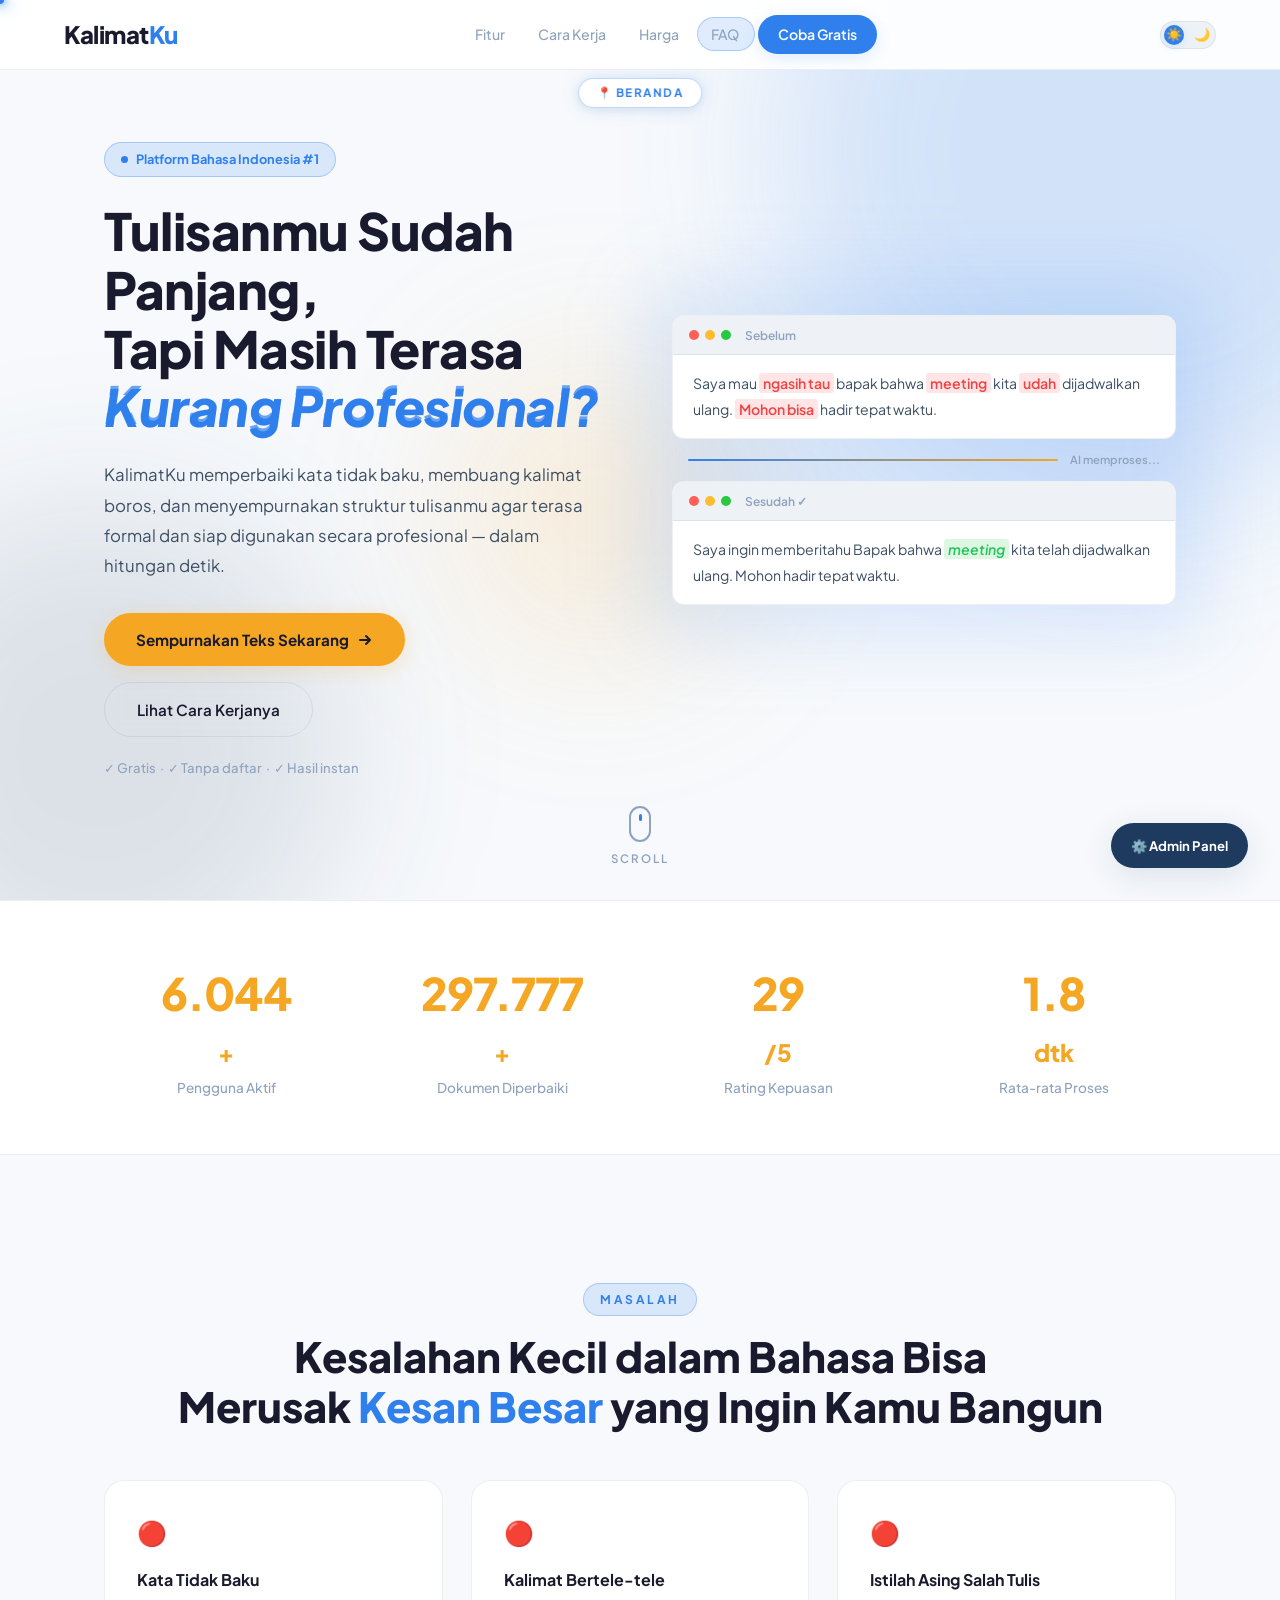
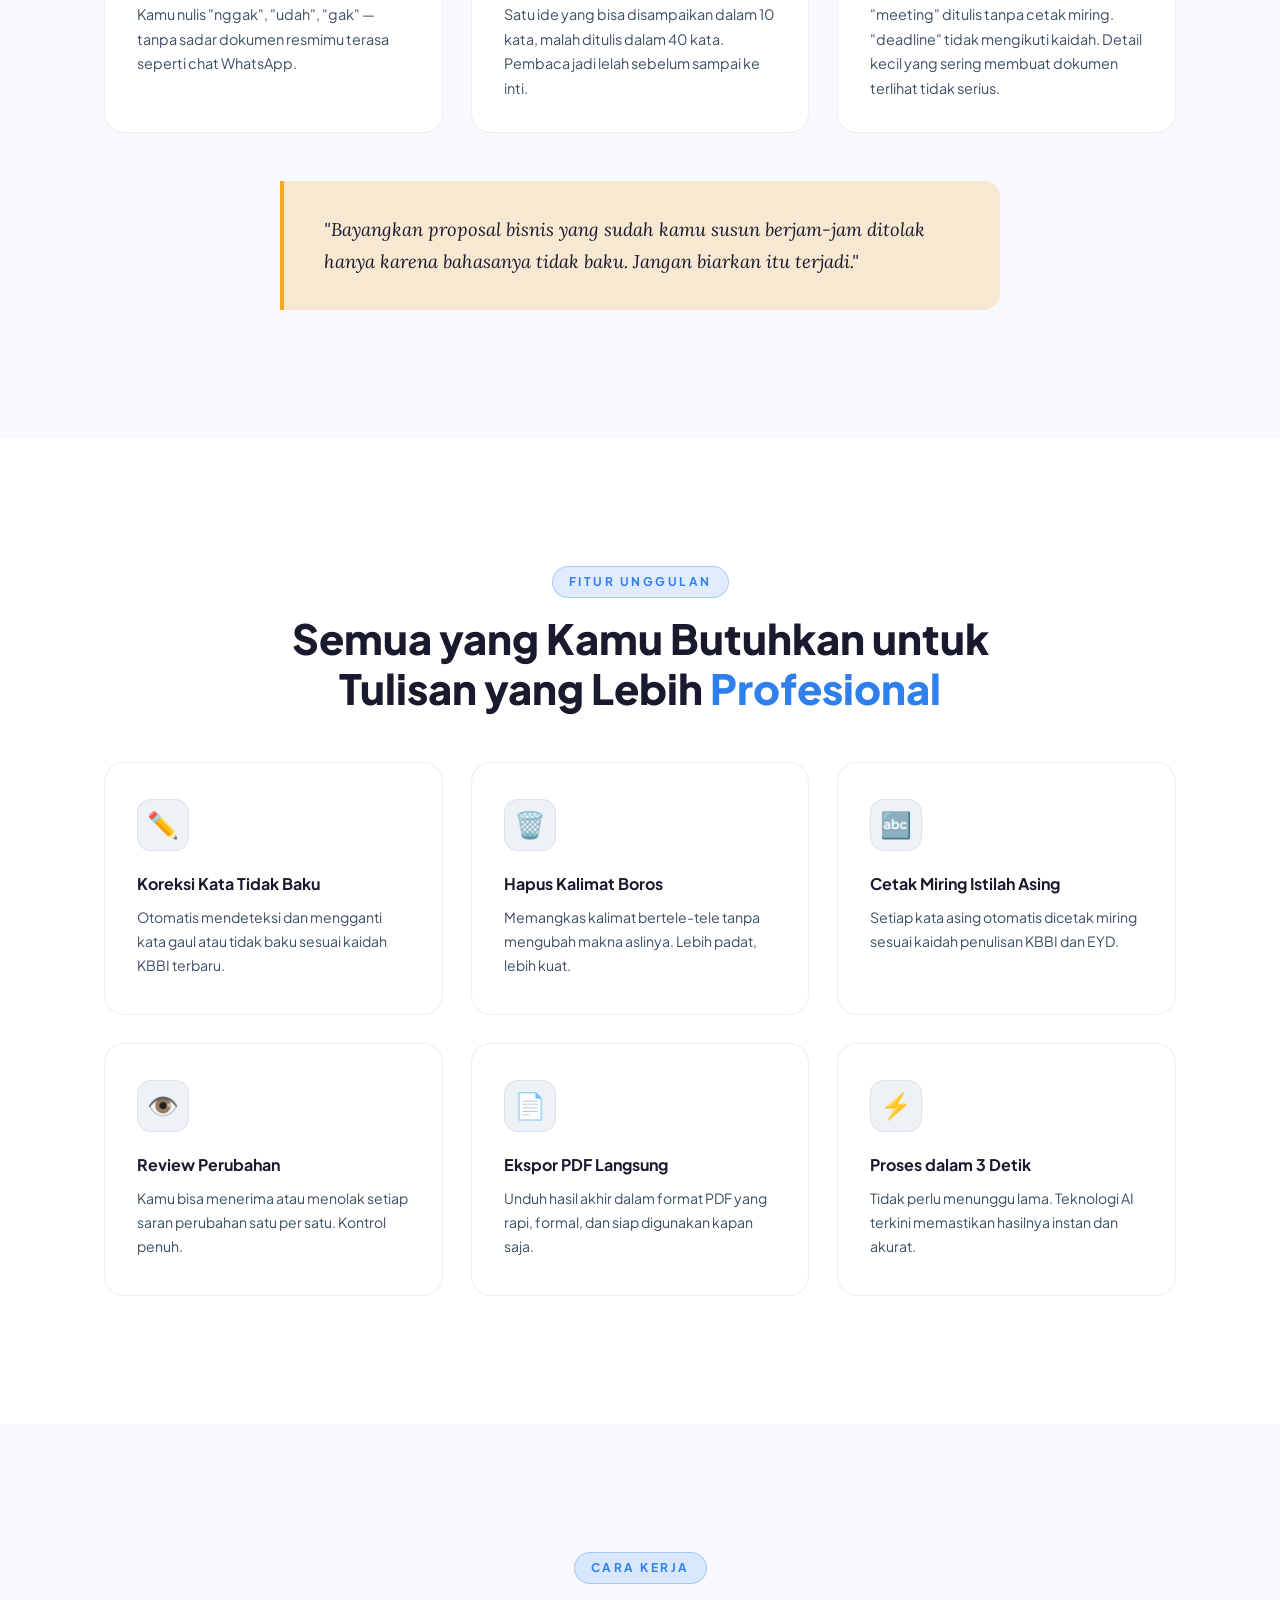
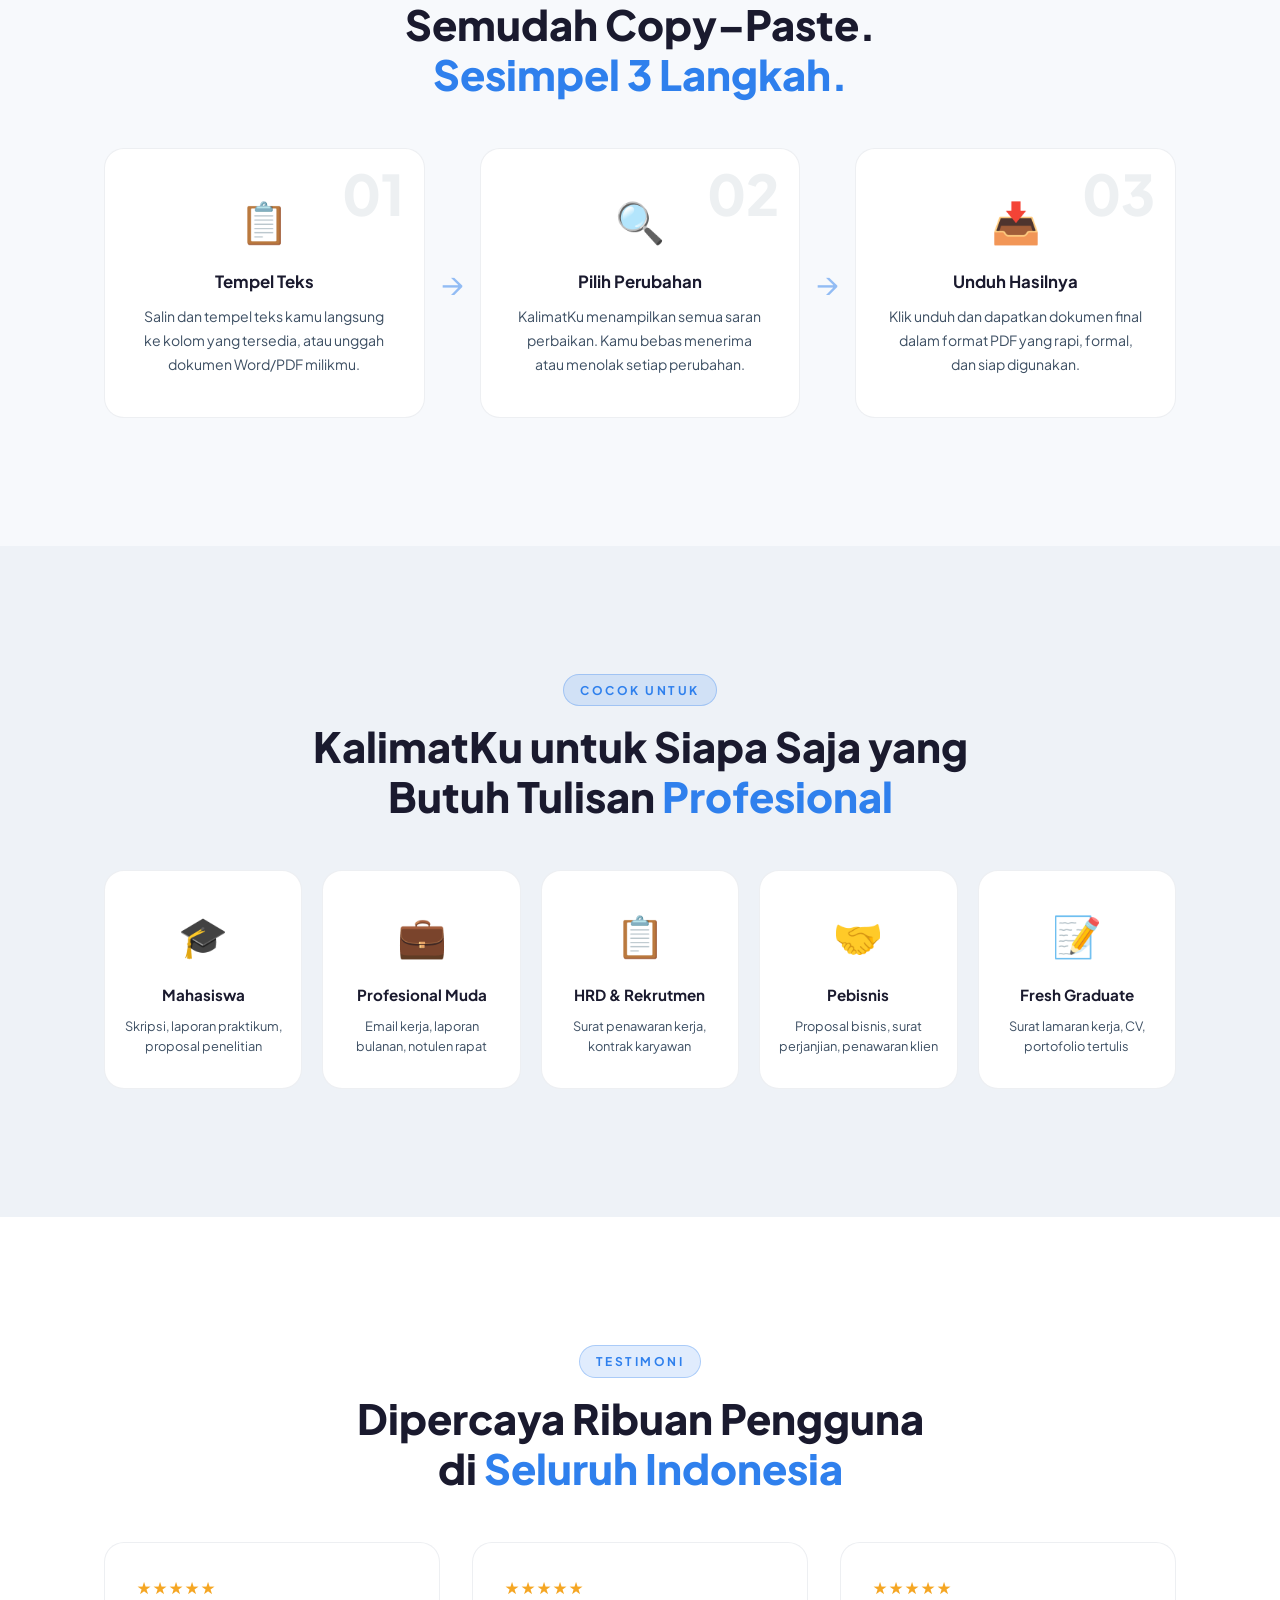
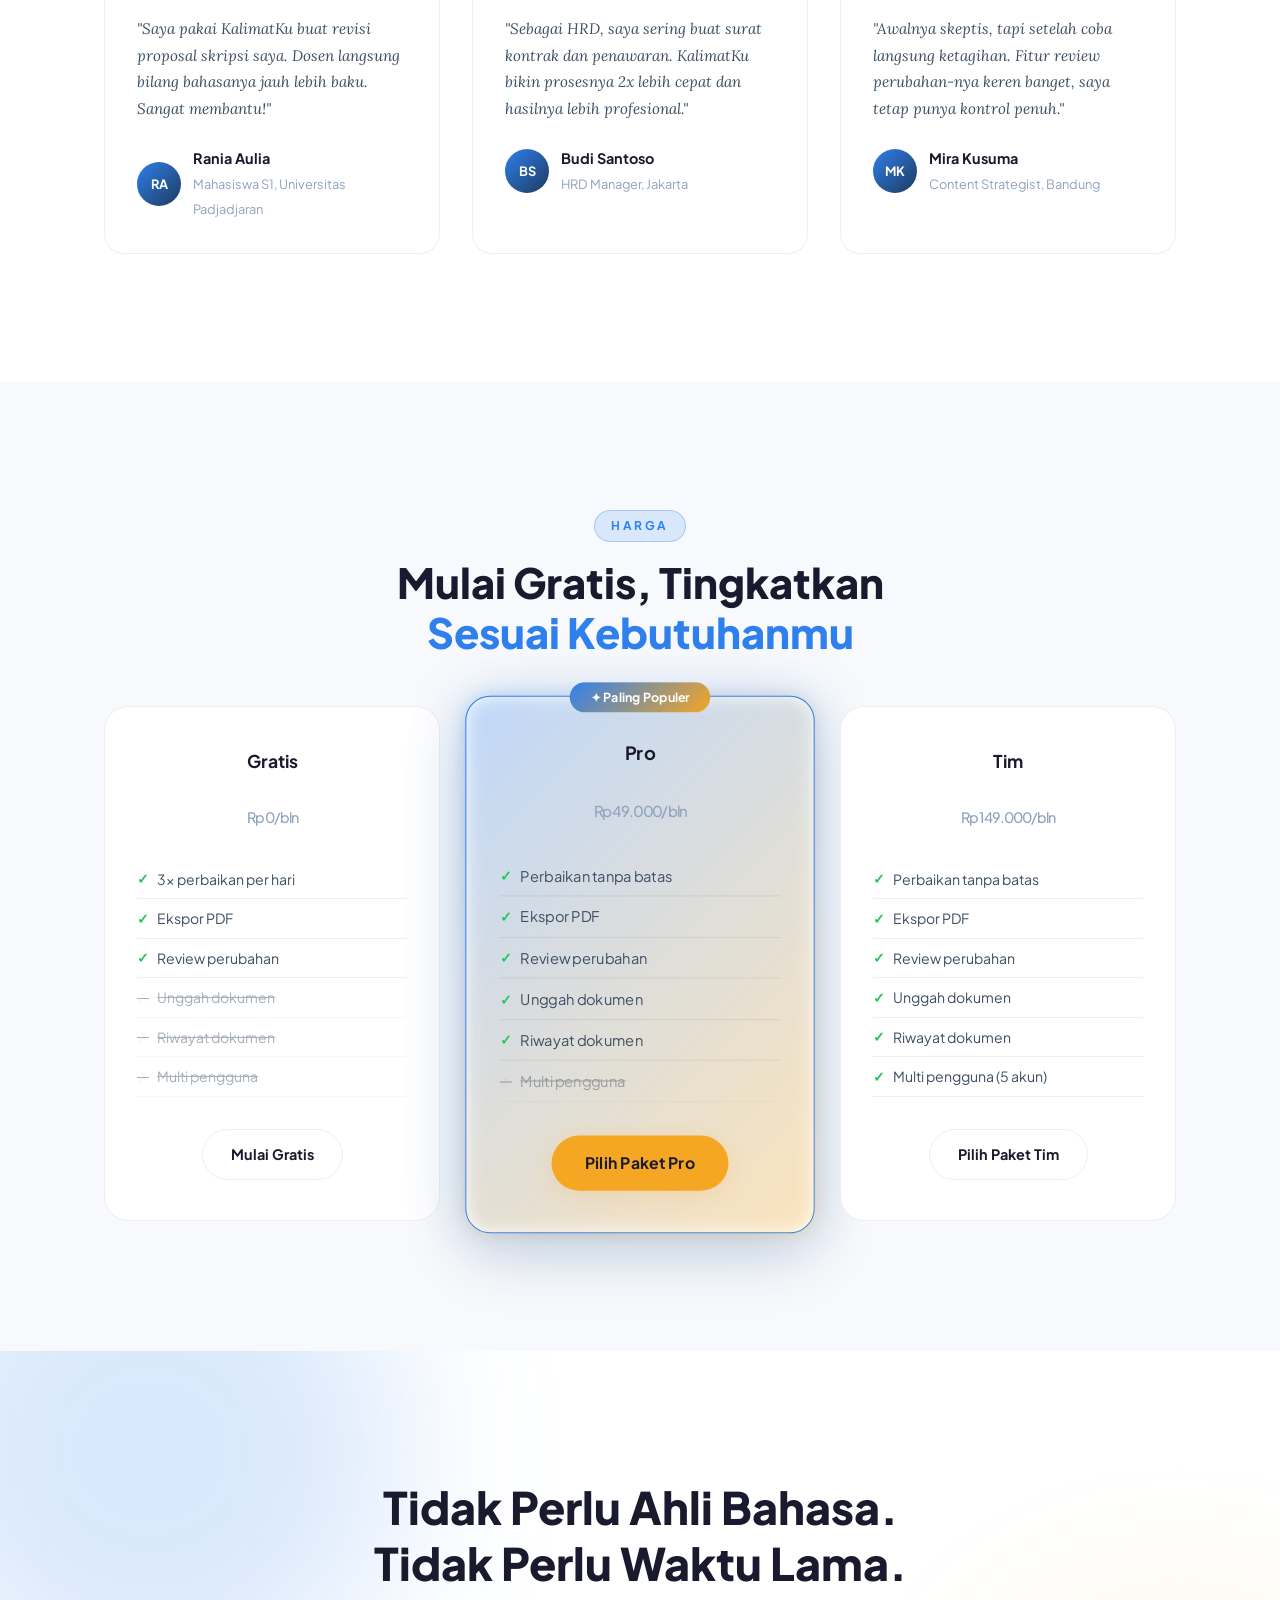
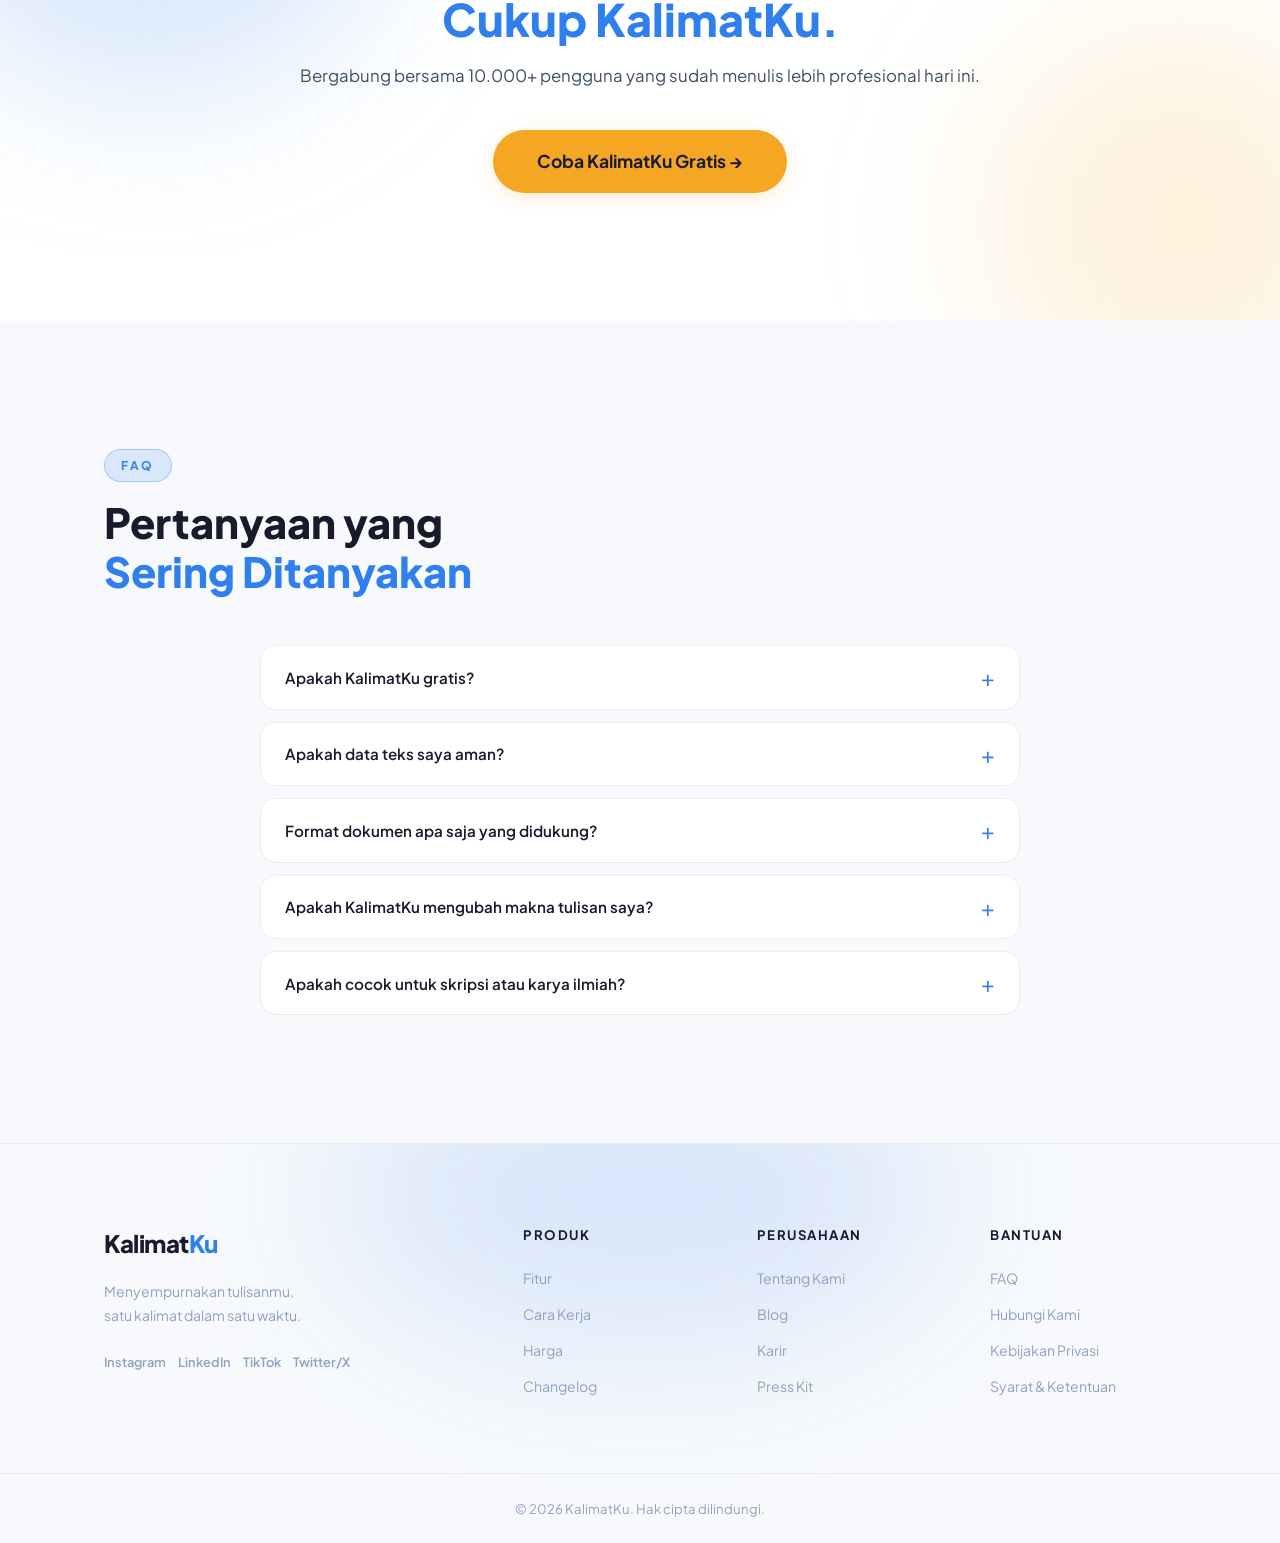
<file: index.html>
<!doctype html>
<html lang="id" data-theme="light">
  <head>
    <meta charset="UTF-8" />
    <meta name="viewport" content="width=device-width, initial-scale=1.0" />
    <title>KalimatKu — Penyempurna Teks Bahasa Indonesia</title>
    <link rel="preconnect" href="https://fonts.googleapis.com" />
    <link rel="preconnect" href="https://fonts.gstatic.com" crossorigin />
    <link
      href="https://fonts.googleapis.com/css2?family=Plus+Jakarta+Sans:wght@400;500;600;700;800&family=Lora:ital,wght@0,400;0,600;1,400&display=swap"
      rel="stylesheet"
    />
    <link rel="stylesheet" href="style.css" />
  </head>
  <body>
    <div class="cursor-dot" id="cursorDot"></div>
    <div class="cursor-ring" id="cursorRing"></div>
    <canvas id="particleCanvas"></canvas>

    <!-- NAVBAR -->
    <nav id="navbar">
      <a href="#" class="nav-logo">Kalimat<span>Ku</span></a>
      <ul class="nav-links" id="navLinks">
        <li><a href="#fitur">Fitur</a></li>
        <li><a href="#cara-kerja">Cara Kerja</a></li>
        <li><a href="#harga">Harga</a></li>
        <li><a href="#faq">FAQ</a></li>
        <li><a href="#" class="nav-cta" id="navCta">Coba Gratis</a></li>
      </ul>
      <div class="nav-right">
        <button class="theme-toggle" id="themeToggle" aria-label="Toggle theme">
          <span class="theme-icon sun">☀️</span>
          <span class="theme-icon moon">🌙</span>
          <div class="toggle-thumb"></div>
        </button>
        <button class="hamburger" id="hamburger" aria-label="Toggle menu">
          <span></span><span></span><span></span>
        </button>
      </div>
    </nav>

    <!-- HERO -->
    <section class="hero" id="home">
      <div class="hero-bg">
        <div class="parallax-layer" data-speed="0.3">
          <div class="orb orb-1"></div>
        </div>
        <div class="parallax-layer" data-speed="0.5">
          <div class="orb orb-2"></div>
        </div>
        <div class="parallax-layer" data-speed="0.2">
          <div class="orb orb-3"></div>
        </div>
      </div>
      <div class="container hero-content">
        <div class="hero-text animate-up">
          <div class="hero-badge">
            <span class="badge-dot"></span
            ><span id="heroBadge">Platform Bahasa Indonesia #1</span>
          </div>
          <h1 id="heroTitle">
            Tulisanmu Sudah Panjang,<br />Tapi Masih Terasa<br /><em
              class="glitch"
              id="heroGlitch"
              data-text="Kurang Profesional?"
              >Kurang Profesional?</em
            >
          </h1>
          <p class="hero-sub" id="heroSub">
            KalimatKu memperbaiki kata tidak baku, membuang kalimat boros, dan
            menyempurnakan struktur tulisanmu agar terasa formal dan siap
            digunakan secara profesional — dalam hitungan detik.
          </p>
          <div class="hero-actions">
            <a href="#" class="btn-primary" id="heroCta1"
              ><span id="heroCta1Text">Sempurnakan Teks Sekarang</span
              ><svg width="16" height="16" viewBox="0 0 16 16" fill="none">
                <path
                  d="M3 8h10M9 4l4 4-4 4"
                  stroke="currentColor"
                  stroke-width="2"
                  stroke-linecap="round"
                  stroke-linejoin="round"
                /></svg
            ></a>
            <a href="#cara-kerja" class="btn-ghost"
              ><span id="heroCta2Text">Lihat Cara Kerjanya</span></a
            >
          </div>
          <p class="hero-note" id="heroNote">
            ✓ Gratis &nbsp;·&nbsp; ✓ Tanpa daftar &nbsp;·&nbsp; ✓ Hasil instan
          </p>
        </div>
        <div class="hero-mockup animate-up delay-2">
          <div class="mockup-wrapper">
            <div class="mockup-glow"></div>
            <div class="mockup-card">
              <div class="mockup-header">
                <span class="dot red"></span><span class="dot yellow"></span
                ><span class="dot green"></span
                ><span class="mockup-title">Sebelum</span>
              </div>
              <div class="mockup-body">
                <p>
                  Saya mau <mark class="bad">ngasih tau</mark> bapak bahwa
                  <mark class="bad">meeting</mark> kita
                  <mark class="bad">udah</mark> dijadwalkan ulang.
                  <mark class="bad">Mohon bisa</mark> hadir tepat waktu.
                </p>
              </div>
            </div>
            <div class="mockup-arrow">
              <div class="arrow-line"></div>
              <span>AI memproses...</span>
            </div>
            <div class="mockup-card after">
              <div class="mockup-header">
                <span class="dot red"></span><span class="dot yellow"></span
                ><span class="dot green"></span
                ><span class="mockup-title">Sesudah ✓</span>
              </div>
              <div class="mockup-body">
                <p>
                  Saya ingin memberitahu Bapak bahwa
                  <mark class="good"><em>meeting</em></mark> kita telah
                  dijadwalkan ulang. Mohon hadir tepat waktu.
                </p>
              </div>
            </div>
          </div>
        </div>
      </div>
      <div class="hero-scroll-hint">
        <div class="mouse-icon"><div class="mouse-wheel"></div></div>
        <span>Scroll</span>
      </div>
    </section>

    <!-- STATS -->
    <section class="stats">
      <div class="container stats-grid">
        <div class="stat-item animate-up">
          <span class="stat-number" id="stat1Num" data-target="10000">0</span
          ><span class="stat-suffix" id="stat1Suf">+</span
          ><span class="stat-label" id="stat1Lab">Pengguna Aktif</span>
        </div>
        <div class="stat-item animate-up delay-1">
          <span class="stat-number" id="stat2Num" data-target="500000">0</span
          ><span class="stat-suffix" id="stat2Suf">+</span
          ><span class="stat-label" id="stat2Lab">Dokumen Diperbaiki</span>
        </div>
        <div class="stat-item animate-up delay-2">
          <span class="stat-number" id="stat3Num" data-target="49">0</span
          ><span class="stat-suffix" id="stat3Suf">/5</span
          ><span class="stat-label" id="stat3Lab">Rating Kepuasan</span>
        </div>
        <div class="stat-item animate-up delay-3">
          <span class="stat-number" id="stat4Num" data-target="3">0</span
          ><span class="stat-suffix" id="stat4Suf"> dtk</span
          ><span class="stat-label" id="stat4Lab">Rata-rata Proses</span>
        </div>
      </div>
    </section>

    <!-- PAIN POINT -->
    <section class="pain" id="masalah">
      <div class="container">
        <div class="section-label animate-up">Masalah</div>
        <h2 class="section-title animate-up" id="painTitle">
          Kesalahan Kecil dalam Bahasa Bisa<br />Merusak
          <em>Kesan Besar</em> yang Ingin Kamu Bangun
        </h2>
        <div class="pain-grid">
          <div class="pain-card animate-up delay-1" data-tilt>
            <div class="card-glow"></div>
            <div class="pain-icon">🔴</div>
            <h3 id="pain1Title">Kata Tidak Baku</h3>
            <p id="pain1Desc">
              Kamu nulis "nggak", "udah", "gak" — tanpa sadar dokumen resmimu
              terasa seperti chat WhatsApp.
            </p>
          </div>
          <div class="pain-card animate-up delay-2" data-tilt>
            <div class="card-glow"></div>
            <div class="pain-icon">🔴</div>
            <h3 id="pain2Title">Kalimat Bertele-tele</h3>
            <p id="pain2Desc">
              Satu ide yang bisa disampaikan dalam 10 kata, malah ditulis dalam
              40 kata. Pembaca jadi lelah sebelum sampai ke inti.
            </p>
          </div>
          <div class="pain-card animate-up delay-3" data-tilt>
            <div class="card-glow"></div>
            <div class="pain-icon">🔴</div>
            <h3 id="pain3Title">Istilah Asing Salah Tulis</h3>
            <p id="pain3Desc">
              "meeting" ditulis tanpa cetak miring. "deadline" tidak mengikuti
              kaidah. Detail kecil yang sering membuat dokumen terlihat tidak
              serius.
            </p>
          </div>
        </div>
        <div class="pain-quote animate-up">
          <blockquote id="painQuote">
            "Bayangkan proposal bisnis yang sudah kamu susun berjam-jam ditolak
            hanya karena bahasanya tidak baku. Jangan biarkan itu terjadi."
          </blockquote>
        </div>
      </div>
    </section>

    <!-- FITUR -->
    <section class="features" id="fitur">
      <div class="container">
        <div class="section-label animate-up">Fitur Unggulan</div>
        <h2 class="section-title animate-up" id="featTitle">
          Semua yang Kamu Butuhkan untuk<br />Tulisan yang Lebih
          <em>Profesional</em>
        </h2>
        <div class="features-grid" id="featuresGrid">
          <div class="feature-card animate-up delay-1" data-tilt>
            <div class="feature-icon-wrap"><span>✏️</span></div>
            <h3>Koreksi Kata Tidak Baku</h3>
            <p>
              Otomatis mendeteksi dan mengganti kata gaul atau tidak baku sesuai
              kaidah KBBI terbaru.
            </p>
            <div class="feature-line"></div>
          </div>
          <div class="feature-card animate-up delay-2" data-tilt>
            <div class="feature-icon-wrap"><span>🗑️</span></div>
            <h3>Hapus Kalimat Boros</h3>
            <p>
              Memangkas kalimat bertele-tele tanpa mengubah makna aslinya. Lebih
              padat, lebih kuat.
            </p>
            <div class="feature-line"></div>
          </div>
          <div class="feature-card animate-up delay-3" data-tilt>
            <div class="feature-icon-wrap"><span>🔤</span></div>
            <h3>Cetak Miring Istilah Asing</h3>
            <p>
              Setiap kata asing otomatis dicetak miring sesuai kaidah penulisan
              KBBI dan EYD.
            </p>
            <div class="feature-line"></div>
          </div>
          <div class="feature-card animate-up delay-1" data-tilt>
            <div class="feature-icon-wrap"><span>👁️</span></div>
            <h3>Review Perubahan</h3>
            <p>
              Kamu bisa menerima atau menolak setiap saran perubahan satu per
              satu. Kontrol penuh.
            </p>
            <div class="feature-line"></div>
          </div>
          <div class="feature-card animate-up delay-2" data-tilt>
            <div class="feature-icon-wrap"><span>📄</span></div>
            <h3>Ekspor PDF Langsung</h3>
            <p>
              Unduh hasil akhir dalam format PDF yang rapi, formal, dan siap
              digunakan kapan saja.
            </p>
            <div class="feature-line"></div>
          </div>
          <div class="feature-card animate-up delay-3" data-tilt>
            <div class="feature-icon-wrap"><span>⚡</span></div>
            <h3>Proses dalam 3 Detik</h3>
            <p>
              Tidak perlu menunggu lama. Teknologi AI terkini memastikan
              hasilnya instan dan akurat.
            </p>
            <div class="feature-line"></div>
          </div>
        </div>
      </div>
    </section>

    <!-- CARA KERJA -->
    <section class="how-it-works" id="cara-kerja">
      <div class="container">
        <div class="section-label animate-up">Cara Kerja</div>
        <h2 class="section-title animate-up">
          Semudah Copy–Paste.<br /><em>Sesimpel 3 Langkah.</em>
        </h2>
        <div class="steps-grid">
          <div class="step-card animate-up delay-1">
            <div class="step-number">01</div>
            <div class="step-icon">📋</div>
            <h3 id="step1Title">Tempel Teks</h3>
            <p id="step1Desc">
              Salin dan tempel teks kamu langsung ke kolom yang tersedia, atau
              unggah dokumen Word/PDF milikmu.
            </p>
          </div>
          <div class="step-connector animate-up delay-2">
            <div class="connector-line"></div>
            <div class="connector-arrow">→</div>
          </div>
          <div class="step-card animate-up delay-2">
            <div class="step-number">02</div>
            <div class="step-icon">🔍</div>
            <h3 id="step2Title">Pilih Perubahan</h3>
            <p id="step2Desc">
              KalimatKu menampilkan semua saran perbaikan. Kamu bebas menerima
              atau menolak setiap perubahan.
            </p>
          </div>
          <div class="step-connector animate-up delay-3">
            <div class="connector-line"></div>
            <div class="connector-arrow">→</div>
          </div>
          <div class="step-card animate-up delay-3">
            <div class="step-number">03</div>
            <div class="step-icon">📥</div>
            <h3 id="step3Title">Unduh Hasilnya</h3>
            <p id="step3Desc">
              Klik unduh dan dapatkan dokumen final dalam format PDF yang rapi,
              formal, dan siap digunakan.
            </p>
          </div>
        </div>
      </div>
    </section>

    <!-- USE CASE -->
    <section class="usecase" id="usecase">
      <div class="container">
        <div class="section-label animate-up">Cocok Untuk</div>
        <h2 class="section-title animate-up">
          KalimatKu untuk Siapa Saja yang<br />Butuh Tulisan
          <em>Profesional</em>
        </h2>
        <div class="usecase-grid">
          <div class="usecase-card animate-up delay-1">
            <span class="usecase-emoji">🎓</span>
            <h3>Mahasiswa</h3>
            <p>Skripsi, laporan praktikum, proposal penelitian</p>
          </div>
          <div class="usecase-card animate-up delay-2">
            <span class="usecase-emoji">💼</span>
            <h3>Profesional Muda</h3>
            <p>Email kerja, laporan bulanan, notulen rapat</p>
          </div>
          <div class="usecase-card animate-up delay-3">
            <span class="usecase-emoji">📋</span>
            <h3>HRD & Rekrutmen</h3>
            <p>Surat penawaran kerja, kontrak karyawan</p>
          </div>
          <div class="usecase-card animate-up delay-1">
            <span class="usecase-emoji">🤝</span>
            <h3>Pebisnis</h3>
            <p>Proposal bisnis, surat perjanjian, penawaran klien</p>
          </div>
          <div class="usecase-card animate-up delay-2">
            <span class="usecase-emoji">📝</span>
            <h3>Fresh Graduate</h3>
            <p>Surat lamaran kerja, CV, portofolio tertulis</p>
          </div>
        </div>
      </div>
    </section>

    <!-- TESTIMONI -->
    <section class="testimonials" id="testimoni">
      <div class="container">
        <div class="section-label animate-up">Testimoni</div>
        <h2 class="section-title animate-up">
          Dipercaya Ribuan Pengguna<br />di <em>Seluruh Indonesia</em>
        </h2>
        <div class="testimonials-grid" id="testiGrid">
          <div class="testi-card animate-up delay-1" data-tilt>
            <div class="testi-stars">★★★★★</div>
            <p class="testi-quote">
              "Saya pakai KalimatKu buat revisi proposal skripsi saya. Dosen
              langsung bilang bahasanya jauh lebih baku. Sangat membantu!"
            </p>
            <div class="testi-author">
              <div class="testi-avatar">RA</div>
              <div>
                <strong>Rania Aulia</strong
                ><span>Mahasiswa S1, Universitas Padjadjaran</span>
              </div>
            </div>
          </div>
          <div class="testi-card animate-up delay-2" data-tilt>
            <div class="testi-stars">★★★★★</div>
            <p class="testi-quote">
              "Sebagai HRD, saya sering buat surat kontrak dan penawaran.
              KalimatKu bikin prosesnya 2x lebih cepat dan hasilnya lebih
              profesional."
            </p>
            <div class="testi-author">
              <div class="testi-avatar">BS</div>
              <div>
                <strong>Budi Santoso</strong><span>HRD Manager, Jakarta</span>
              </div>
            </div>
          </div>
          <div class="testi-card animate-up delay-3" data-tilt>
            <div class="testi-stars">★★★★★</div>
            <p class="testi-quote">
              "Awalnya skeptis, tapi setelah coba langsung ketagihan. Fitur
              review perubahan-nya keren banget, saya tetap punya kontrol
              penuh."
            </p>
            <div class="testi-author">
              <div class="testi-avatar">MK</div>
              <div>
                <strong>Mira Kusuma</strong
                ><span>Content Strategist, Bandung</span>
              </div>
            </div>
          </div>
        </div>
      </div>
    </section>

    <!-- PRICING -->
    <section class="pricing" id="harga">
      <div class="container">
        <div class="section-label animate-up">Harga</div>
        <h2 class="section-title animate-up">
          Mulai Gratis, Tingkatkan<br /><em>Sesuai Kebutuhanmu</em>
        </h2>
        <div class="pricing-grid" id="pricingGrid">
          <div class="pricing-card animate-up delay-1">
            <div class="pricing-name" id="price1Name">Gratis</div>
            <div class="pricing-price">
              <span id="price1Price">Rp 0</span><span>/bln</span>
            </div>
            <ul class="pricing-list" id="price1List">
              <li class="yes">3x perbaikan per hari</li>
              <li class="yes">Ekspor PDF</li>
              <li class="yes">Review perubahan</li>
              <li class="no">Unggah dokumen</li>
              <li class="no">Riwayat dokumen</li>
              <li class="no">Multi pengguna</li>
            </ul>
            <a href="#" class="btn-outline">Mulai Gratis</a>
          </div>
          <div class="pricing-card featured animate-up delay-2">
            <div class="pricing-glow"></div>
            <div class="pricing-badge">✦ Paling Populer</div>
            <div class="pricing-name" id="price2Name">Pro</div>
            <div class="pricing-price">
              <span id="price2Price">Rp 49.000</span><span>/bln</span>
            </div>
            <ul class="pricing-list" id="price2List">
              <li class="yes">Perbaikan tanpa batas</li>
              <li class="yes">Ekspor PDF</li>
              <li class="yes">Review perubahan</li>
              <li class="yes">Unggah dokumen</li>
              <li class="yes">Riwayat dokumen</li>
              <li class="no">Multi pengguna</li>
            </ul>
            <a href="#" class="btn-primary">Pilih Paket Pro</a>
          </div>
          <div class="pricing-card animate-up delay-3">
            <div class="pricing-name" id="price3Name">Tim</div>
            <div class="pricing-price">
              <span id="price3Price">Rp 149.000</span><span>/bln</span>
            </div>
            <ul class="pricing-list" id="price3List">
              <li class="yes">Perbaikan tanpa batas</li>
              <li class="yes">Ekspor PDF</li>
              <li class="yes">Review perubahan</li>
              <li class="yes">Unggah dokumen</li>
              <li class="yes">Riwayat dokumen</li>
              <li class="yes">Multi pengguna (5 akun)</li>
            </ul>
            <a href="#" class="btn-outline">Pilih Paket Tim</a>
          </div>
        </div>
      </div>
    </section>

    <!-- CTA FINAL -->
    <section class="cta-final">
      <div class="cta-orb cta-orb-1"></div>
      <div class="cta-orb cta-orb-2"></div>
      <div class="container">
        <div class="cta-box animate-up">
          <h2 id="ctaTitle">
            Tidak Perlu Ahli Bahasa.<br />Tidak Perlu Waktu Lama.<br /><em
              >Cukup KalimatKu.</em
            >
          </h2>
          <p id="ctaSubtitle">
            Bergabung bersama 10.000+ pengguna yang sudah menulis lebih
            profesional hari ini.
          </p>
          <a href="#" class="btn-primary btn-large" id="ctaBtn"
            >Coba KalimatKu Gratis →</a
          >
        </div>
      </div>
    </section>

    <!-- FAQ -->
    <section class="faq" id="faq">
      <div class="container">
        <div class="section-label animate-up">FAQ</div>
        <h2 class="section-title animate-up">
          Pertanyaan yang<br /><em>Sering Ditanyakan</em>
        </h2>
        <div class="faq-list" id="faqList">
          <div class="faq-item animate-up delay-1">
            <button class="faq-question">
              Apakah KalimatKu gratis? <span class="faq-icon">+</span>
            </button>
            <div class="faq-answer">
              <p>
                Ya! Kamu bisa menggunakan KalimatKu secara gratis hingga 3 kali
                perbaikan per hari.
              </p>
            </div>
          </div>
          <div class="faq-item animate-up delay-2">
            <button class="faq-question">
              Apakah data teks saya aman? <span class="faq-icon">+</span>
            </button>
            <div class="faq-answer">
              <p>
                Sangat aman. Teks yang kamu masukkan tidak disimpan di server
                kami setelah proses selesai.
              </p>
            </div>
          </div>
          <div class="faq-item animate-up delay-3">
            <button class="faq-question">
              Format dokumen apa saja yang didukung?
              <span class="faq-icon">+</span>
            </button>
            <div class="faq-answer">
              <p>
                KalimatKu mendukung input teks langsung, serta unggah dokumen
                .docx dan .pdf (paket Pro ke atas).
              </p>
            </div>
          </div>
          <div class="faq-item animate-up delay-1">
            <button class="faq-question">
              Apakah KalimatKu mengubah makna tulisan saya?
              <span class="faq-icon">+</span>
            </button>
            <div class="faq-answer">
              <p>
                Tidak. KalimatKu hanya menyempurnakan struktur dan diksi, bukan
                mengubah isi atau makna.
              </p>
            </div>
          </div>
          <div class="faq-item animate-up delay-2">
            <button class="faq-question">
              Apakah cocok untuk skripsi atau karya ilmiah?
              <span class="faq-icon">+</span>
            </button>
            <div class="faq-answer">
              <p>
                Sangat cocok! KalimatKu mengikuti kaidah KBBI dan gaya penulisan
                formal untuk dokumen akademik.
              </p>
            </div>
          </div>
        </div>
      </div>
    </section>

    <!-- FOOTER -->
    <footer>
      <div class="footer-glow"></div>
      <div class="container footer-grid">
        <div class="footer-brand">
          <a href="#" class="nav-logo">Kalimat<span>Ku</span></a>
          <p id="footerTagline">
            Menyempurnakan tulisanmu,<br />satu kalimat dalam satu waktu.
          </p>
          <div class="footer-socials">
            <a href="#">Instagram</a><a href="#">LinkedIn</a
            ><a href="#">TikTok</a><a href="#">Twitter/X</a>
          </div>
        </div>
        <div class="footer-col">
          <h4>Produk</h4>
          <ul>
            <li><a href="#fitur">Fitur</a></li>
            <li><a href="#cara-kerja">Cara Kerja</a></li>
            <li><a href="#harga">Harga</a></li>
            <li><a href="#">Changelog</a></li>
          </ul>
        </div>
        <div class="footer-col">
          <h4>Perusahaan</h4>
          <ul>
            <li><a href="#">Tentang Kami</a></li>
            <li><a href="#">Blog</a></li>
            <li><a href="#">Karir</a></li>
            <li><a href="#">Press Kit</a></li>
          </ul>
        </div>
        <div class="footer-col">
          <h4>Bantuan</h4>
          <ul>
            <li><a href="#faq">FAQ</a></li>
            <li><a href="#">Hubungi Kami</a></li>
            <li><a href="#">Kebijakan Privasi</a></li>
            <li><a href="#">Syarat & Ketentuan</a></li>
          </ul>
        </div>
      </div>
      <div class="footer-bottom">
        <p id="footerCopy">© 2026 KalimatKu. Hak cipta dilindungi.</p>
      </div>
    </footer>
    <a href="admin.html" class="admin-fab">⚙️ Admin Panel</a>
    <script src="script.js"></script>
  </body>
</html>
</file>
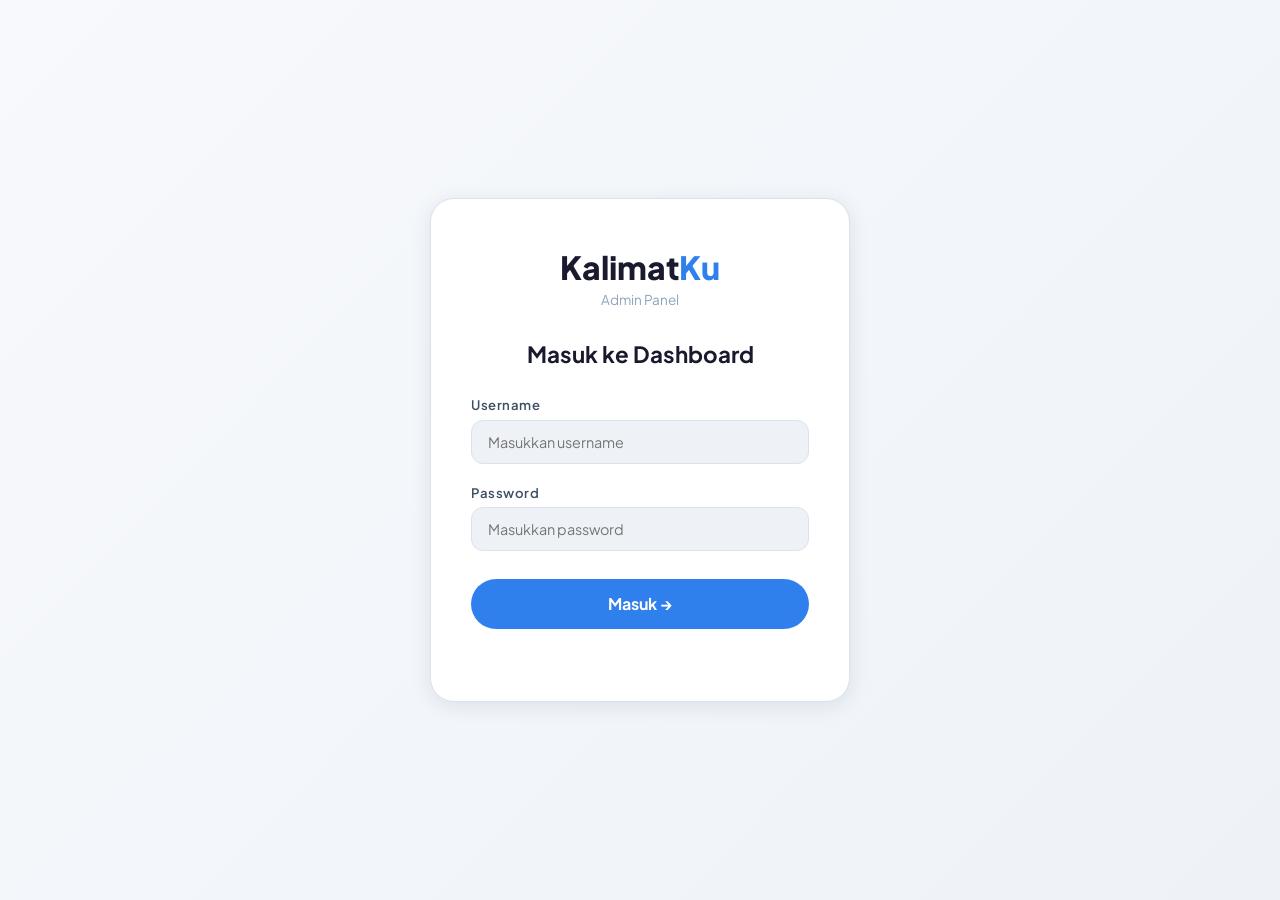
<file: admin.html>
<!doctype html>
<html lang="id" data-theme="light">
  <head>
    <meta charset="UTF-8" />
    <meta name="viewport" content="width=device-width, initial-scale=1.0" />
    <title>KalimatKu — Admin Panel</title>
    <link rel="preconnect" href="https://fonts.googleapis.com" />
    <link
      href="https://fonts.googleapis.com/css2?family=Plus+Jakarta+Sans:wght@400;500;600;700;800&display=swap"
      rel="stylesheet"
    />
    <style>
      *,
      *::before,
      *::after {
        margin: 0;
        padding: 0;
        box-sizing: border-box;
      }

      :root {
        --bg: #f7f9fc;
        --bg2: #ffffff;
        --bg3: #eef2f7;
        --text: #1a1a2e;
        --text2: #3d4f63;
        --muted: #8fa3be;
        --border: #d9e2ee;
        --blue: #2f80ed;
        --navy: #1e3a5f;
        --gold: #f5a623;
        --green: #22c55e;
        --red: #ef4444;
        --shadow: 0 4px 20px rgba(30, 58, 95, 0.1);
        --radius: 12px;
      }

      [data-theme="dark"] {
        --bg: #0a0f1e;
        --bg2: #111827;
        --bg3: #1a2238;
        --text: #e8eefa;
        --text2: #94a8c4;
        --muted: #4a6080;
        --border: #1e2d45;
        --blue: #5ba3f5;
        --navy: #4a8fe8;
        --shadow: 0 4px 20px rgba(0, 0, 0, 0.4);
      }

      body {
        font-family: "Plus Jakarta Sans", sans-serif;
        background: var(--bg);
        color: var(--text);
        min-height: 100vh;
        transition:
          background 0.3s,
          color 0.3s;
      }

      /* ── LOGIN SCREEN ── */
      #loginScreen {
        min-height: 100vh;
        display: flex;
        align-items: center;
        justify-content: center;
        background: linear-gradient(135deg, var(--bg) 0%, var(--bg3) 100%);
      }

      .login-card {
        background: var(--bg2);
        border: 1px solid var(--border);
        border-radius: 24px;
        padding: 3rem 2.5rem;
        width: 100%;
        max-width: 420px;
        box-shadow: var(--shadow);
        text-align: center;
      }

      .login-logo {
        font-size: 2rem;
        font-weight: 800;
        color: var(--text);
        margin-bottom: 0.25rem;
      }

      .login-logo span {
        color: var(--blue);
      }

      .login-sub {
        font-size: 0.85rem;
        color: var(--muted);
        margin-bottom: 2rem;
      }

      .login-card h2 {
        font-size: 1.4rem;
        font-weight: 700;
        margin-bottom: 1.75rem;
        color: var(--text);
      }

      .form-group {
        text-align: left;
        margin-bottom: 1.25rem;
      }

      .form-group label {
        display: block;
        font-size: 0.82rem;
        font-weight: 600;
        color: var(--text2);
        margin-bottom: 0.4rem;
        letter-spacing: 0.5px;
      }

      .form-group input,
      .form-group textarea,
      .form-group select {
        width: 100%;
        padding: 0.75rem 1rem;
        background: var(--bg3);
        border: 1.5px solid var(--border);
        border-radius: var(--radius);
        font-family: inherit;
        font-size: 0.9rem;
        color: var(--text);
        transition:
          border-color 0.2s,
          box-shadow 0.2s;
        outline: none;
      }

      .form-group input:focus,
      .form-group textarea:focus {
        border-color: var(--blue);
        box-shadow: 0 0 0 3px rgba(47, 128, 237, 0.12);
      }

      .form-group textarea {
        resize: vertical;
        min-height: 80px;
        line-height: 1.6;
      }

      .btn-login {
        width: 100%;
        padding: 0.9rem;
        background: var(--blue);
        color: #fff;
        border: none;
        border-radius: 50px;
        font-family: inherit;
        font-size: 1rem;
        font-weight: 700;
        cursor: pointer;
        transition: all 0.3s;
        margin-top: 0.5rem;
      }

      .btn-login:hover {
        background: var(--navy);
        transform: translateY(-2px);
        box-shadow: 0 8px 24px rgba(47, 128, 237, 0.3);
      }

      .login-error {
        color: var(--red);
        font-size: 0.82rem;
        margin-top: 0.75rem;
        display: none;
      }

      /* ── ADMIN LAYOUT ── */
      #adminScreen {
        display: none;
      }

      .admin-layout {
        display: flex;
        min-height: 100vh;
      }

      /* SIDEBAR */
      .sidebar {
        width: 260px;
        background: var(--bg2);
        border-right: 1px solid var(--border);
        display: flex;
        flex-direction: column;
        position: fixed;
        top: 0;
        left: 0;
        bottom: 0;
        z-index: 100;
        transition: transform 0.3s;
        overflow-y: auto;
      }

      .sidebar-header {
        padding: 1.5rem 1.5rem 1rem;
        border-bottom: 1px solid var(--border);
      }

      .sidebar-logo {
        font-size: 1.3rem;
        font-weight: 800;
        color: var(--text);
        text-decoration: none;
      }

      .sidebar-logo span {
        color: var(--blue);
      }

      .sidebar-badge {
        display: inline-block;
        font-size: 0.65rem;
        font-weight: 700;
        background: var(--blue);
        color: #fff;
        padding: 0.15rem 0.5rem;
        border-radius: 50px;
        margin-left: 0.4rem;
        vertical-align: middle;
      }

      .sidebar-nav {
        padding: 1rem 0.75rem;
        flex: 1;
      }

      .nav-section-title {
        font-size: 0.65rem;
        font-weight: 700;
        letter-spacing: 2px;
        text-transform: uppercase;
        color: var(--muted);
        padding: 0.5rem 0.75rem;
        margin-top: 0.5rem;
      }

      .nav-item {
        display: flex;
        align-items: center;
        gap: 0.75rem;
        padding: 0.7rem 0.75rem;
        border-radius: 10px;
        font-size: 0.88rem;
        font-weight: 500;
        color: var(--text2);
        cursor: pointer;
        transition: all 0.2s;
        border: none;
        background: none;
        width: 100%;
        text-align: left;
      }

      .nav-item:hover {
        background: var(--bg3);
        color: var(--text);
      }

      .nav-item.active {
        background: rgba(47, 128, 237, 0.1);
        color: var(--blue);
        font-weight: 600;
      }

      .nav-icon {
        font-size: 1.1rem;
        width: 20px;
        text-align: center;
      }

      .sidebar-footer {
        padding: 1rem 0.75rem;
        border-top: 1px solid var(--border);
      }

      /* MAIN CONTENT */
      .admin-main {
        margin-left: 260px;
        flex: 1;
        display: flex;
        flex-direction: column;
        min-height: 100vh;
      }

      .admin-topbar {
        background: var(--bg2);
        border-bottom: 1px solid var(--border);
        padding: 1rem 2rem;
        display: flex;
        align-items: center;
        justify-content: space-between;
        position: sticky;
        top: 0;
        z-index: 50;
      }

      .topbar-title {
        font-size: 1.1rem;
        font-weight: 700;
        color: var(--text);
      }

      .topbar-actions {
        display: flex;
        align-items: center;
        gap: 0.75rem;
      }

      .btn-sm {
        padding: 0.5rem 1rem;
        border-radius: 50px;
        font-family: inherit;
        font-size: 0.82rem;
        font-weight: 600;
        cursor: pointer;
        transition: all 0.2s;
        border: 1.5px solid var(--border);
        background: none;
        color: var(--text2);
      }

      .btn-sm:hover {
        background: var(--bg3);
        color: var(--text);
      }

      .btn-sm.primary {
        background: var(--blue);
        color: #fff;
        border-color: var(--blue);
      }

      .btn-sm.primary:hover {
        background: var(--navy);
        border-color: var(--navy);
      }

      .btn-sm.success {
        background: var(--green);
        color: #fff;
        border-color: var(--green);
      }

      .btn-sm.danger {
        background: var(--red);
        color: #fff;
        border-color: var(--red);
      }

      /* PANEL CONTENT */
      .admin-content {
        padding: 2rem;
        flex: 1;
      }

      .panel {
        display: none;
      }
      .panel.active {
        display: block;
      }

      .panel-title {
        font-size: 1.4rem;
        font-weight: 800;
        color: var(--text);
        margin-bottom: 0.4rem;
      }

      .panel-desc {
        font-size: 0.88rem;
        color: var(--muted);
        margin-bottom: 2rem;
      }

      .card {
        background: var(--bg2);
        border: 1px solid var(--border);
        border-radius: 16px;
        padding: 1.75rem;
        margin-bottom: 1.5rem;
      }

      .card-title {
        font-size: 0.95rem;
        font-weight: 700;
        color: var(--text);
        margin-bottom: 1.25rem;
        display: flex;
        align-items: center;
        gap: 0.5rem;
      }

      .card-title .tag {
        font-size: 0.65rem;
        background: var(--blue);
        color: #fff;
        padding: 0.15rem 0.5rem;
        border-radius: 50px;
      }

      .grid-2 {
        display: grid;
        grid-template-columns: 1fr 1fr;
        gap: 1rem;
      }
      .grid-3 {
        display: grid;
        grid-template-columns: 1fr 1fr 1fr;
        gap: 1rem;
      }

      /* REPEATER (fitur, testimoni, faq) */
      .repeater-item {
        background: var(--bg3);
        border: 1px solid var(--border);
        border-radius: var(--radius);
        padding: 1.25rem;
        margin-bottom: 1rem;
        position: relative;
      }

      .repeater-header {
        display: flex;
        align-items: center;
        justify-content: space-between;
        margin-bottom: 1rem;
      }

      .repeater-label {
        font-size: 0.82rem;
        font-weight: 700;
        color: var(--muted);
      }

      .btn-remove {
        background: none;
        border: none;
        color: var(--red);
        cursor: pointer;
        font-size: 1.1rem;
        padding: 0.2rem;
        transition: transform 0.2s;
      }

      .btn-remove:hover {
        transform: scale(1.2);
      }

      .btn-add {
        width: 100%;
        padding: 0.75rem;
        background: none;
        border: 1.5px dashed var(--border);
        border-radius: var(--radius);
        font-family: inherit;
        font-size: 0.88rem;
        font-weight: 600;
        color: var(--muted);
        cursor: pointer;
        transition: all 0.2s;
        margin-top: 0.5rem;
      }

      .btn-add:hover {
        border-color: var(--blue);
        color: var(--blue);
        background: rgba(47, 128, 237, 0.05);
      }

      /* COLOR PICKER */
      .color-row {
        display: flex;
        align-items: center;
        gap: 1rem;
      }

      .color-preview {
        width: 40px;
        height: 40px;
        border-radius: 10px;
        border: 2px solid var(--border);
        flex-shrink: 0;
      }

      input[type="color"] {
        width: 40px;
        height: 40px;
        padding: 0;
        border: none;
        border-radius: 10px;
        cursor: pointer;
        background: none;
      }

      /* TOAST */
      .toast {
        position: fixed;
        bottom: 2rem;
        right: 2rem;
        background: var(--green);
        color: #fff;
        padding: 0.85rem 1.5rem;
        border-radius: 50px;
        font-size: 0.88rem;
        font-weight: 600;
        z-index: 9999;
        transform: translateY(100px);
        opacity: 0;
        transition: all 0.4s cubic-bezier(0.16, 1, 0.3, 1);
        box-shadow: 0 8px 30px rgba(34, 197, 94, 0.3);
      }

      .toast.show {
        transform: translateY(0);
        opacity: 1;
      }

      .toast.error {
        background: var(--red);
        box-shadow: 0 8px 30px rgba(239, 68, 68, 0.3);
      }

      /* THEME TOGGLE */
      .theme-btn {
        background: var(--bg3);
        border: 1.5px solid var(--border);
        border-radius: 50px;
        padding: 0.4rem 0.9rem;
        font-family: inherit;
        font-size: 0.82rem;
        font-weight: 600;
        color: var(--text2);
        cursor: pointer;
        transition: all 0.2s;
      }

      .theme-btn:hover {
        background: var(--bg);
      }

      /* HAMBURGER (mobile) */
      .menu-toggle {
        display: none;
        background: none;
        border: none;
        cursor: pointer;
        color: var(--text);
        font-size: 1.4rem;
      }

      .sidebar-overlay {
        display: none;
        position: fixed;
        inset: 0;
        background: rgba(0, 0, 0, 0.4);
        z-index: 99;
      }

      /* DIVIDER */
      .divider {
        height: 1px;
        background: var(--border);
        margin: 1.5rem 0;
      }

      /* HINT */
      .hint {
        font-size: 0.78rem;
        color: var(--muted);
        margin-top: 0.35rem;
      }

      /* PREVIEW BUTTON */
      .preview-link {
        display: inline-flex;
        align-items: center;
        gap: 0.4rem;
        font-size: 0.82rem;
        color: var(--blue);
        text-decoration: none;
        font-weight: 600;
        padding: 0.4rem 0.9rem;
        border: 1.5px solid var(--blue);
        border-radius: 50px;
        transition: all 0.2s;
      }

      .preview-link:hover {
        background: var(--blue);
        color: #fff;
      }

      /* RESPONSIVE */
      @media (max-width: 768px) {
        .sidebar {
          transform: translateX(-100%);
        }
        .sidebar.open {
          transform: translateX(0);
        }
        .sidebar-overlay.open {
          display: block;
        }
        .admin-main {
          margin-left: 0;
        }
        .menu-toggle {
          display: block;
        }
        .grid-2,
        .grid-3 {
          grid-template-columns: 1fr;
        }
        .admin-content {
          padding: 1.25rem;
        }
      }
    </style>
  </head>
  <body>
    <!-- TOAST -->
    <div class="toast" id="toast"></div>

    <!-- ══════════════ LOGIN SCREEN ══════════════ -->
    <div id="loginScreen">
      <div class="login-card">
        <div class="login-logo">Kalimat<span>Ku</span></div>
        <div class="login-sub">Admin Panel</div>
        <h2>Masuk ke Dashboard</h2>
        <div class="form-group">
          <label>Username</label>
          <input
            type="text"
            id="loginUser"
            placeholder="Masukkan username"
            autocomplete="username"
          />
        </div>
        <div class="form-group">
          <label>Password</label>
          <input
            type="password"
            id="loginPass"
            placeholder="Masukkan password"
            autocomplete="current-password"
          />
        </div>
        <button class="btn-login" onclick="doLogin()">Masuk →</button>
        <p class="login-error" id="loginError">
          ❌ Username atau password salah.
        </p>
        <p
          style="font-size: 0.75rem; color: var(--muted); margin-top: 1.5rem"
        ></p>
      </div>
    </div>

    <!-- ══════════════ ADMIN SCREEN ══════════════ -->
    <div id="adminScreen">
      <div class="sidebar-overlay" id="overlay" onclick="closeSidebar()"></div>
      <div class="admin-layout">
        <!-- SIDEBAR -->
        <aside class="sidebar" id="sidebar">
          <div class="sidebar-header">
            <div class="sidebar-logo">
              Kalimat<span>Ku</span><span class="sidebar-badge">Admin</span>
            </div>
          </div>
          <nav class="sidebar-nav">
            <div class="nav-section-title">Dashboard</div>
            <button class="nav-item active" onclick="showPanel('dashboard')">
              <span class="nav-icon">🏠</span> Dashboard
            </button>

            <div class="nav-section-title">Konten</div>
            <button class="nav-item" onclick="showPanel('hero')">
              <span class="nav-icon">🦸</span> Hero Section
            </button>
            <button class="nav-item" onclick="showPanel('stats')">
              <span class="nav-icon">📊</span> Statistik
            </button>
            <button class="nav-item" onclick="showPanel('pain')">
              <span class="nav-icon">⚠️</span> Pain Point
            </button>
            <button class="nav-item" onclick="showPanel('features')">
              <span class="nav-icon">✨</span> Fitur
            </button>
            <button class="nav-item" onclick="showPanel('steps')">
              <span class="nav-icon">👣</span> Cara Kerja
            </button>
            <button class="nav-item" onclick="showPanel('testimonials')">
              <span class="nav-icon">💬</span> Testimoni
            </button>
            <button class="nav-item" onclick="showPanel('pricing')">
              <span class="nav-icon">💰</span> Harga
            </button>
            <button class="nav-item" onclick="showPanel('cta')">
              <span class="nav-icon">🎯</span> CTA & Footer
            </button>
            <button class="nav-item" onclick="showPanel('faq')">
              <span class="nav-icon">❓</span> FAQ
            </button>

            <div class="nav-section-title">Tampilan</div>
            <button class="nav-item" onclick="showPanel('colors')">
              <span class="nav-icon">🎨</span> Warna & Tema
            </button>

            <div class="nav-section-title">Akun</div>
            <button class="nav-item" onclick="showPanel('account')">
              <span class="nav-icon">🔐</span> Ubah Password
            </button>
          </nav>
          <div class="sidebar-footer">
            <button
              class="nav-item"
              onclick="doLogout()"
              style="color: var(--red)"
            >
              <span class="nav-icon">🚪</span> Keluar
            </button>
          </div>
        </aside>

        <!-- MAIN -->
        <div class="admin-main">
          <div class="admin-topbar">
            <div style="display: flex; align-items: center; gap: 1rem">
              <button class="menu-toggle" onclick="openSidebar()">☰</button>
              <span class="topbar-title" id="topbarTitle">Dashboard</span>
            </div>
            <div class="topbar-actions">
              <button class="theme-btn" onclick="toggleTheme()">🌙 / ☀️</button>
              <a href="index.html" target="_blank" class="preview-link"
                >👁️ Preview</a
              >
              <button class="btn-sm primary" onclick="saveAll()">
                💾 Simpan Semua
              </button>
            </div>
          </div>

          <div class="admin-content">
            <!-- ── DASHBOARD ── -->
            <div class="panel active" id="panel-dashboard">
              <div class="panel-title">Selamat Datang! 👋</div>
              <div class="panel-desc">
                Kelola semua konten landing page KalimatKu dari sini.
              </div>
              <div class="grid-3" style="margin-bottom: 1.5rem">
                <div class="card" style="text-align: center">
                  <div style="font-size: 2rem; margin-bottom: 0.5rem">🦸</div>
                  <div style="font-weight: 700; color: var(--text)">
                    Hero Section
                  </div>
                  <div
                    style="
                      font-size: 0.8rem;
                      color: var(--muted);
                      margin-top: 0.25rem;
                    "
                  >
                    Judul, subtitle, CTA
                  </div>
                </div>
                <div class="card" style="text-align: center">
                  <div style="font-size: 2rem; margin-bottom: 0.5rem">✨</div>
                  <div style="font-weight: 700; color: var(--text)">
                    6 Fitur
                  </div>
                  <div
                    style="
                      font-size: 0.8rem;
                      color: var(--muted);
                      margin-top: 0.25rem;
                    "
                  >
                    Dapat ditambah/hapus
                  </div>
                </div>
                <div class="card" style="text-align: center">
                  <div style="font-size: 2rem; margin-bottom: 0.5rem">💬</div>
                  <div style="font-weight: 700; color: var(--text)">
                    3 Testimoni
                  </div>
                  <div
                    style="
                      font-size: 0.8rem;
                      color: var(--muted);
                      margin-top: 0.25rem;
                    "
                  >
                    Dapat ditambah/hapus
                  </div>
                </div>
              </div>
              <div class="card">
                <div class="card-title">🚀 Cara Menggunakan Admin Panel</div>
                <ol
                  style="
                    padding-left: 1.25rem;
                    font-size: 0.88rem;
                    color: var(--text2);
                    line-height: 2;
                  "
                >
                  <li>
                    Pilih section yang ingin diedit dari menu sidebar kiri
                  </li>
                  <li>Ubah konten sesuai kebutuhan</li>
                  <li>
                    Klik <strong>"Simpan Semua"</strong> di pojok kanan atas
                  </li>
                  <li>
                    Klik <strong>"Preview"</strong> untuk melihat hasilnya di
                    landing page
                  </li>
                  <li>
                    Perubahan tersimpan otomatis di browser (localStorage)
                  </li>
                </ol>
              </div>
            </div>

            <!-- ── HERO ── -->
            <div class="panel" id="panel-hero">
              <div class="panel-title">🦸 Hero Section</div>
              <div class="panel-desc">
                Edit bagian paling atas landing page.
              </div>
              <div class="card">
                <div class="card-title">Badge & Judul</div>
                <div class="form-group">
                  <label>Badge Text</label
                  ><input
                    type="text"
                    id="f_heroBadge"
                    placeholder="Platform Bahasa Indonesia #1"
                  />
                </div>
                <div class="form-group">
                  <label>Judul Utama (baris 1-2)</label
                  ><input
                    type="text"
                    id="f_heroTitle"
                    placeholder="Tulisanmu Sudah Panjang, Tapi Masih Terasa"
                  />
                </div>
                <div class="form-group">
                  <label>Judul Aksen (teks glitch biru)</label
                  ><input
                    type="text"
                    id="f_heroGlitch"
                    placeholder="Kurang Profesional?"
                  />
                </div>
                <div class="form-group">
                  <label>Subtitle / Deskripsi</label
                  ><textarea
                    id="f_heroSub"
                    placeholder="KalimatKu memperbaiki..."
                  ></textarea>
                </div>
              </div>
              <div class="card">
                <div class="card-title">Tombol & Catatan</div>
                <div class="grid-2">
                  <div class="form-group">
                    <label>Teks Tombol Utama</label
                    ><input
                      type="text"
                      id="f_heroCta1"
                      placeholder="Sempurnakan Teks Sekarang"
                    />
                  </div>
                  <div class="form-group">
                    <label>Teks Tombol Sekunder</label
                    ><input
                      type="text"
                      id="f_heroCta2"
                      placeholder="Lihat Cara Kerjanya"
                    />
                  </div>
                </div>
                <div class="form-group">
                  <label>Catatan kecil di bawah tombol</label
                  ><input
                    type="text"
                    id="f_heroNote"
                    placeholder="✓ Gratis · ✓ Tanpa daftar · ✓ Hasil instan"
                  />
                </div>
              </div>
            </div>

            <!-- ── STATS ── -->
            <div class="panel" id="panel-stats">
              <div class="panel-title">📊 Statistik</div>
              <div class="panel-desc">
                Edit 4 angka statistik yang tampil di bawah hero.
              </div>
              <div class="card">
                <div class="grid-2">
                  <div>
                    <div class="card-title">Statistik 1</div>
                    <div class="form-group">
                      <label>Angka (target)</label
                      ><input
                        type="number"
                        id="f_stat1Num"
                        placeholder="10000"
                      />
                    </div>
                    <div class="form-group">
                      <label>Suffix (contoh: +, /5, dtk)</label
                      ><input type="text" id="f_stat1Suf" placeholder="+" />
                    </div>
                    <div class="form-group">
                      <label>Label</label
                      ><input
                        type="text"
                        id="f_stat1Lab"
                        placeholder="Pengguna Aktif"
                      />
                    </div>
                  </div>
                  <div>
                    <div class="card-title">Statistik 2</div>
                    <div class="form-group">
                      <label>Angka (target)</label
                      ><input
                        type="number"
                        id="f_stat2Num"
                        placeholder="500000"
                      />
                    </div>
                    <div class="form-group">
                      <label>Suffix</label
                      ><input type="text" id="f_stat2Suf" placeholder="+" />
                    </div>
                    <div class="form-group">
                      <label>Label</label
                      ><input
                        type="text"
                        id="f_stat2Lab"
                        placeholder="Dokumen Diperbaiki"
                      />
                    </div>
                  </div>
                  <div>
                    <div class="card-title">Statistik 3</div>
                    <div class="form-group">
                      <label>Angka (target)</label
                      ><input type="number" id="f_stat3Num" placeholder="49" />
                    </div>
                    <div class="form-group">
                      <label>Suffix</label
                      ><input type="text" id="f_stat3Suf" placeholder="/5" />
                    </div>
                    <div class="form-group">
                      <label>Label</label
                      ><input
                        type="text"
                        id="f_stat3Lab"
                        placeholder="Rating Kepuasan"
                      />
                    </div>
                  </div>
                  <div>
                    <div class="card-title">Statistik 4</div>
                    <div class="form-group">
                      <label>Angka (target)</label
                      ><input type="number" id="f_stat4Num" placeholder="3" />
                    </div>
                    <div class="form-group">
                      <label>Suffix</label
                      ><input type="text" id="f_stat4Suf" placeholder=" dtk" />
                    </div>
                    <div class="form-group">
                      <label>Label</label
                      ><input
                        type="text"
                        id="f_stat4Lab"
                        placeholder="Rata-rata Proses"
                      />
                    </div>
                  </div>
                </div>
              </div>
            </div>

            <!-- ── PAIN POINT ── -->
            <div class="panel" id="panel-pain">
              <div class="panel-title">⚠️ Pain Point</div>
              <div class="panel-desc">
                Edit section masalah yang dialami pengguna.
              </div>
              <div class="card">
                <div class="card-title">Judul Section</div>
                <div class="form-group">
                  <label>Judul</label
                  ><textarea
                    id="f_painTitle"
                    placeholder="Kesalahan Kecil dalam Bahasa..."
                  ></textarea>
                </div>
                <div class="form-group">
                  <label>Kutipan (blockquote)</label
                  ><textarea
                    id="f_painQuote"
                    placeholder="Bayangkan proposal bisnis..."
                  ></textarea>
                </div>
              </div>
              <div class="card">
                <div class="card-title">Kartu Masalah</div>
                <div class="grid-3">
                  <div>
                    <div class="form-group">
                      <label>Judul 1</label
                      ><input type="text" id="f_pain1Title" />
                    </div>
                    <div class="form-group">
                      <label>Deskripsi 1</label
                      ><textarea id="f_pain1Desc"></textarea>
                    </div>
                  </div>
                  <div>
                    <div class="form-group">
                      <label>Judul 2</label
                      ><input type="text" id="f_pain2Title" />
                    </div>
                    <div class="form-group">
                      <label>Deskripsi 2</label
                      ><textarea id="f_pain2Desc"></textarea>
                    </div>
                  </div>
                  <div>
                    <div class="form-group">
                      <label>Judul 3</label
                      ><input type="text" id="f_pain3Title" />
                    </div>
                    <div class="form-group">
                      <label>Deskripsi 3</label
                      ><textarea id="f_pain3Desc"></textarea>
                    </div>
                  </div>
                </div>
              </div>
            </div>

            <!-- ── FEATURES ── -->
            <div class="panel" id="panel-features">
              <div class="panel-title">✨ Fitur Unggulan</div>
              <div class="panel-desc">
                Tambah, edit, atau hapus fitur. Bisa lebih dari 6.
              </div>
              <div class="card">
                <div class="form-group">
                  <label>Judul Section Fitur</label
                  ><input
                    type="text"
                    id="f_featTitle"
                    placeholder="Semua yang Kamu Butuhkan..."
                  />
                </div>
              </div>
              <div class="card">
                <div class="card-title">
                  Daftar Fitur <span class="tag">Bisa ditambah/hapus</span>
                </div>
                <div id="featList"></div>
                <button class="btn-add" onclick="addFeature()">
                  + Tambah Fitur
                </button>
              </div>
            </div>

            <!-- ── STEPS ── -->
            <div class="panel" id="panel-steps">
              <div class="panel-title">👣 Cara Kerja</div>
              <div class="panel-desc">Edit 3 langkah cara kerja KalimatKu.</div>
              <div class="card">
                <div class="grid-3">
                  <div>
                    <div class="card-title">Langkah 1</div>
                    <div class="form-group">
                      <label>Judul</label
                      ><input
                        type="text"
                        id="f_step1Title"
                        placeholder="Tempel Teks"
                      />
                    </div>
                    <div class="form-group">
                      <label>Deskripsi</label
                      ><textarea id="f_step1Desc"></textarea>
                    </div>
                  </div>
                  <div>
                    <div class="card-title">Langkah 2</div>
                    <div class="form-group">
                      <label>Judul</label
                      ><input
                        type="text"
                        id="f_step2Title"
                        placeholder="Pilih Perubahan"
                      />
                    </div>
                    <div class="form-group">
                      <label>Deskripsi</label
                      ><textarea id="f_step2Desc"></textarea>
                    </div>
                  </div>
                  <div>
                    <div class="card-title">Langkah 3</div>
                    <div class="form-group">
                      <label>Judul</label
                      ><input
                        type="text"
                        id="f_step3Title"
                        placeholder="Unduh Hasilnya"
                      />
                    </div>
                    <div class="form-group">
                      <label>Deskripsi</label
                      ><textarea id="f_step3Desc"></textarea>
                    </div>
                  </div>
                </div>
              </div>
            </div>

            <!-- ── TESTIMONIALS ── -->
            <div class="panel" id="panel-testimonials">
              <div class="panel-title">💬 Testimoni</div>
              <div class="panel-desc">
                Tambah, edit, atau hapus testimoni pengguna.
              </div>
              <div class="card">
                <div class="card-title">
                  Daftar Testimoni <span class="tag">Bisa ditambah/hapus</span>
                </div>
                <div id="testiList"></div>
                <button class="btn-add" onclick="addTestimoni()">
                  + Tambah Testimoni
                </button>
              </div>
            </div>

            <!-- ── PRICING ── -->
            <div class="panel" id="panel-pricing">
              <div class="panel-title">💰 Harga</div>
              <div class="panel-desc">
                Edit nama paket dan harga. Fitur per paket diedit langsung di
                field list.
              </div>
              <div class="grid-3">
                <div class="card">
                  <div class="card-title">Paket Gratis</div>
                  <div class="form-group">
                    <label>Nama Paket</label
                    ><input
                      type="text"
                      id="f_price1Name"
                      placeholder="Gratis"
                    />
                  </div>
                  <div class="form-group">
                    <label>Harga</label
                    ><input type="text" id="f_price1Price" placeholder="Rp 0" />
                  </div>
                  <div class="form-group">
                    <label>Fitur (pisah Enter)</label
                    ><textarea
                      id="f_price1List"
                      rows="6"
                      placeholder="3x perbaikan per hari&#10;Ekspor PDF&#10;Review perubahan&#10;-Unggah dokumen&#10;-Riwayat dokumen&#10;-Multi pengguna"
                    ></textarea>
                    <p class="hint">
                      Awali dengan - untuk fitur yang tidak tersedia
                    </p>
                  </div>
                </div>
                <div class="card" style="border-color: var(--blue)">
                  <div class="card-title">
                    Paket Pro <span class="tag">Featured</span>
                  </div>
                  <div class="form-group">
                    <label>Nama Paket</label
                    ><input type="text" id="f_price2Name" placeholder="Pro" />
                  </div>
                  <div class="form-group">
                    <label>Harga</label
                    ><input
                      type="text"
                      id="f_price2Price"
                      placeholder="Rp 49.000"
                    />
                  </div>
                  <div class="form-group">
                    <label>Fitur (pisah Enter)</label
                    ><textarea
                      id="f_price2List"
                      rows="6"
                      placeholder="Perbaikan tanpa batas&#10;Ekspor PDF&#10;Review perubahan&#10;Unggah dokumen&#10;Riwayat dokumen&#10;-Multi pengguna"
                    ></textarea>
                    <p class="hint">
                      Awali dengan - untuk fitur yang tidak tersedia
                    </p>
                  </div>
                </div>
                <div class="card">
                  <div class="card-title">Paket Tim</div>
                  <div class="form-group">
                    <label>Nama Paket</label
                    ><input type="text" id="f_price3Name" placeholder="Tim" />
                  </div>
                  <div class="form-group">
                    <label>Harga</label
                    ><input
                      type="text"
                      id="f_price3Price"
                      placeholder="Rp 149.000"
                    />
                  </div>
                  <div class="form-group">
                    <label>Fitur (pisah Enter)</label
                    ><textarea
                      id="f_price3List"
                      rows="6"
                      placeholder="Perbaikan tanpa batas&#10;Ekspor PDF&#10;Review perubahan&#10;Unggah dokumen&#10;Riwayat dokumen&#10;Multi pengguna (5 akun)"
                    ></textarea>
                    <p class="hint">
                      Awali dengan - untuk fitur yang tidak tersedia
                    </p>
                  </div>
                </div>
              </div>
            </div>

            <!-- ── CTA & FOOTER ── -->
            <div class="panel" id="panel-cta">
              <div class="panel-title">🎯 CTA & Footer</div>
              <div class="panel-desc">
                Edit bagian ajakan bertindak dan footer.
              </div>
              <div class="card">
                <div class="card-title">CTA Final Section</div>
                <div class="form-group">
                  <label>Judul CTA</label
                  ><textarea
                    id="f_ctaTitle"
                    placeholder="Tidak Perlu Ahli Bahasa..."
                  ></textarea>
                </div>
                <div class="form-group">
                  <label>Subtitle CTA</label
                  ><input
                    type="text"
                    id="f_ctaSubtitle"
                    placeholder="Bergabung bersama 10.000+ pengguna..."
                  />
                </div>
                <div class="form-group">
                  <label>Teks Tombol CTA</label
                  ><input
                    type="text"
                    id="f_ctaBtn"
                    placeholder="Coba KalimatKu Gratis →"
                  />
                </div>
              </div>
              <div class="card">
                <div class="card-title">Footer</div>
                <div class="form-group">
                  <label>Tagline Footer</label
                  ><input
                    type="text"
                    id="f_footerTagline"
                    placeholder="Menyempurnakan tulisanmu, satu kalimat dalam satu waktu."
                  />
                </div>
                <div class="form-group">
                  <label>Copyright</label
                  ><input
                    type="text"
                    id="f_footerCopy"
                    placeholder="© 2025 KalimatKu. Hak cipta dilindungi."
                  />
                </div>
              </div>
            </div>

            <!-- ── FAQ ── -->
            <div class="panel" id="panel-faq">
              <div class="panel-title">❓ FAQ</div>
              <div class="panel-desc">
                Tambah, edit, atau hapus pertanyaan yang sering ditanyakan.
              </div>
              <div class="card">
                <div class="card-title">
                  Daftar FAQ <span class="tag">Bisa ditambah/hapus</span>
                </div>
                <div id="faqList"></div>
                <button class="btn-add" onclick="addFaq()">+ Tambah FAQ</button>
              </div>
            </div>

            <!-- ── COLORS ── -->
            <div class="panel" id="panel-colors">
              <div class="panel-title">🎨 Warna & Tema</div>
              <div class="panel-desc">Ubah palet warna utama landing page.</div>
              <div class="card">
                <div class="card-title">Warna Utama</div>
                <div class="grid-3">
                  <div class="form-group">
                    <label>Warna Biru (Primary)</label>
                    <div class="color-row">
                      <input
                        type="color"
                        id="f_colorBlue"
                        value="#2F80ED"
                        oninput="previewColor('colorBlue', this.value)"
                      />
                      <input
                        type="text"
                        id="f_colorBlueHex"
                        value="#2F80ED"
                        placeholder="#2F80ED"
                        oninput="syncColor('colorBlue', this.value)"
                        style="flex: 1"
                      />
                      <div
                        class="color-preview"
                        id="prev_colorBlue"
                        style="background: #2f80ed"
                      ></div>
                    </div>
                  </div>
                  <div class="form-group">
                    <label>Warna Gold (Aksen CTA)</label>
                    <div class="color-row">
                      <input
                        type="color"
                        id="f_colorGold"
                        value="#F5A623"
                        oninput="previewColor('colorGold', this.value)"
                      />
                      <input
                        type="text"
                        id="f_colorGoldHex"
                        value="#F5A623"
                        placeholder="#F5A623"
                        oninput="syncColor('colorGold', this.value)"
                        style="flex: 1"
                      />
                      <div
                        class="color-preview"
                        id="prev_colorGold"
                        style="background: #f5a623"
                      ></div>
                    </div>
                  </div>
                  <div class="form-group">
                    <label>Warna Navy (Dark)</label>
                    <div class="color-row">
                      <input
                        type="color"
                        id="f_colorNavy"
                        value="#1E3A5F"
                        oninput="previewColor('colorNavy', this.value)"
                      />
                      <input
                        type="text"
                        id="f_colorNavyHex"
                        value="#1E3A5F"
                        placeholder="#1E3A5F"
                        oninput="syncColor('colorNavy', this.value)"
                        style="flex: 1"
                      />
                      <div
                        class="color-preview"
                        id="prev_colorNavy"
                        style="background: #1e3a5f"
                      ></div>
                    </div>
                  </div>
                </div>
                <button
                  class="btn-sm"
                  onclick="resetColors()"
                  style="margin-top: 0.5rem"
                >
                  ↺ Reset ke Default
                </button>
              </div>
            </div>

            <!-- ── ACCOUNT ── -->
            <div class="panel" id="panel-account">
              <div class="panel-title">🔐 Ubah Akun Admin</div>
              <div class="panel-desc">
                Ubah username dan password login admin.
              </div>
              <div class="card" style="max-width: 480px">
                <div class="card-title">Kredensial Admin</div>
                <div class="form-group">
                  <label>Username Baru</label
                  ><input type="text" id="f_newUser" placeholder="admin" />
                </div>
                <div class="form-group">
                  <label>Password Baru</label
                  ><input
                    type="password"
                    id="f_newPass"
                    placeholder="••••••••"
                  />
                </div>
                <div class="form-group">
                  <label>Konfirmasi Password</label
                  ><input
                    type="password"
                    id="f_confPass"
                    placeholder="••••••••"
                  />
                </div>
                <button class="btn-sm primary" onclick="changeCredentials()">
                  Simpan Kredensial
                </button>
              </div>
            </div>
          </div>
          <!-- /admin-content -->
        </div>
        <!-- /admin-main -->
      </div>
      <!-- /admin-layout -->
    </div>
    <!-- /adminScreen -->

    <script>
      /* ══════════════════════════════════════
   AUTH
══════════════════════════════════════ */
      const DEFAULT_USER = "admin";
      const DEFAULT_PASS = "kalimatku123";

      function getCredentials() {
        return {
          user: localStorage.getItem("kk_user") || DEFAULT_USER,
          pass: localStorage.getItem("kk_pass") || DEFAULT_PASS,
        };
      }

      function doLogin() {
        const u = document.getElementById("loginUser").value.trim();
        const p = document.getElementById("loginPass").value.trim();
        const cred = getCredentials();
        if (u === cred.user && p === cred.pass) {
          localStorage.setItem("kk_auth", "1");
          document.getElementById("loginScreen").style.display = "none";
          document.getElementById("adminScreen").style.display = "block";
          loadFormData();
        } else {
          document.getElementById("loginError").style.display = "block";
        }
      }

      document.getElementById("loginPass").addEventListener("keydown", (e) => {
        if (e.key === "Enter") doLogin();
      });

      function doLogout() {
        localStorage.removeItem("kk_auth");
        document.getElementById("adminScreen").style.display = "none";
        document.getElementById("loginScreen").style.display = "flex";
        document.getElementById("loginUser").value = "";
        document.getElementById("loginPass").value = "";
      }

      function changeCredentials() {
        const u = document.getElementById("f_newUser").value.trim();
        const p = document.getElementById("f_newPass").value;
        const cp = document.getElementById("f_confPass").value;
        if (!u || !p)
          return showToast("Username dan password tidak boleh kosong!", true);
        if (p !== cp) return showToast("Password tidak cocok!", true);
        localStorage.setItem("kk_user", u);
        localStorage.setItem("kk_pass", p);
        showToast("✅ Kredensial berhasil diubah!");
      }

      // Auto login check
      if (localStorage.getItem("kk_auth") === "1") {
        document.getElementById("loginScreen").style.display = "none";
        document.getElementById("adminScreen").style.display = "block";
        loadFormData();
      }

      /* ══════════════════════════════════════
   PANEL NAVIGATION
══════════════════════════════════════ */
      const panelNames = {
        dashboard: "Dashboard",
        hero: "Hero Section",
        stats: "Statistik",
        pain: "Pain Point",
        features: "Fitur Unggulan",
        steps: "Cara Kerja",
        testimonials: "Testimoni",
        pricing: "Harga",
        cta: "CTA & Footer",
        faq: "FAQ",
        colors: "Warna & Tema",
        account: "Ubah Akun",
      };

      function showPanel(name) {
        document
          .querySelectorAll(".panel")
          .forEach((p) => p.classList.remove("active"));
        document
          .querySelectorAll(".nav-item")
          .forEach((n) => n.classList.remove("active"));
        document.getElementById("panel-" + name).classList.add("active");
        document.querySelectorAll(".nav-item").forEach((n) => {
          if (n.getAttribute("onclick") === `showPanel('${name}')`)
            n.classList.add("active");
        });
        document.getElementById("topbarTitle").textContent =
          panelNames[name] || name;
        closeSidebar();
      }

      /* ══════════════════════════════════════
   SIDEBAR MOBILE
══════════════════════════════════════ */
      function openSidebar() {
        document.getElementById("sidebar").classList.add("open");
        document.getElementById("overlay").classList.add("open");
      }
      function closeSidebar() {
        document.getElementById("sidebar").classList.remove("open");
        document.getElementById("overlay").classList.remove("open");
      }

      /* ══════════════════════════════════════
   THEME
══════════════════════════════════════ */
      function toggleTheme() {
        const html = document.documentElement;
        html.setAttribute(
          "data-theme",
          html.getAttribute("data-theme") === "dark" ? "light" : "dark",
        );
      }

      /* ══════════════════════════════════════
   DYNAMIC LISTS: FEATURES
══════════════════════════════════════ */
      let features = [
        {
          icon: "✏️",
          title: "Koreksi Kata Tidak Baku",
          desc: "Otomatis mendeteksi dan mengganti kata gaul atau tidak baku sesuai kaidah KBBI terbaru.",
        },
        {
          icon: "🗑️",
          title: "Hapus Kalimat Boros",
          desc: "Memangkas kalimat bertele-tele tanpa mengubah makna aslinya. Lebih padat, lebih kuat.",
        },
        {
          icon: "🔤",
          title: "Cetak Miring Istilah Asing",
          desc: "Setiap kata asing otomatis dicetak miring sesuai kaidah penulisan KBBI dan EYD.",
        },
        {
          icon: "👁️",
          title: "Review Perubahan",
          desc: "Kamu bisa menerima atau menolak setiap saran perubahan satu per satu. Kontrol penuh.",
        },
        {
          icon: "📄",
          title: "Ekspor PDF Langsung",
          desc: "Unduh hasil akhir dalam format PDF yang rapi, formal, dan siap digunakan kapan saja.",
        },
        {
          icon: "⚡",
          title: "Proses dalam 3 Detik",
          desc: "Tidak perlu menunggu lama. Teknologi AI terkini memastikan hasilnya instan dan akurat.",
        },
      ];

      function renderFeatures() {
        const list = document.getElementById("featList");
        list.innerHTML = features
          .map(
            (f, i) => `
    <div class="repeater-item">
      <div class="repeater-header">
        <span class="repeater-label">Fitur ${i + 1}</span>
        <button class="btn-remove" onclick="removeFeature(${i})">✕</button>
      </div>
      <div class="grid-3">
        <div class="form-group"><label>Icon (emoji)</label><input type="text" value="${f.icon}" oninput="features[${i}].icon=this.value" /></div>
        <div class="form-group" style="grid-column:span 2;"><label>Judul</label><input type="text" value="${f.title}" oninput="features[${i}].title=this.value" /></div>
      </div>
      <div class="form-group"><label>Deskripsi</label><textarea oninput="features[${i}].desc=this.value">${f.desc}</textarea></div>
    </div>`,
          )
          .join("");
      }

      function addFeature() {
        features.push({
          icon: "⭐",
          title: "Fitur Baru",
          desc: "Deskripsi fitur baru.",
        });
        renderFeatures();
      }

      function removeFeature(i) {
        if (features.length <= 1) return showToast("Minimal 1 fitur!", true);
        features.splice(i, 1);
        renderFeatures();
      }

      /* ══════════════════════════════════════
   DYNAMIC LISTS: TESTIMONI
══════════════════════════════════════ */
      let testimonials = [
        {
          quote:
            "Saya pakai KalimatKu buat revisi proposal skripsi saya. Dosen langsung bilang bahasanya jauh lebih baku. Sangat membantu!",
          name: "Rania Aulia",
          role: "Mahasiswa S1, Universitas Padjadjaran",
          initials: "RA",
          stars: 5,
        },
        {
          quote:
            "Sebagai HRD, saya sering buat surat kontrak dan penawaran. KalimatKu bikin prosesnya 2x lebih cepat dan hasilnya lebih profesional.",
          name: "Budi Santoso",
          role: "HRD Manager, Jakarta",
          initials: "BS",
          stars: 5,
        },
        {
          quote:
            "Awalnya skeptis, tapi setelah coba langsung ketagihan. Fitur review perubahan-nya keren banget, saya tetap punya kontrol penuh.",
          name: "Mira Kusuma",
          role: "Content Strategist, Bandung",
          initials: "MK",
          stars: 5,
        },
      ];

      function renderTestimoni() {
        const list = document.getElementById("testiList");
        list.innerHTML = testimonials
          .map(
            (t, i) => `
    <div class="repeater-item">
      <div class="repeater-header">
        <span class="repeater-label">Testimoni ${i + 1}</span>
        <button class="btn-remove" onclick="removeTestimoni(${i})">✕</button>
      </div>
      <div class="form-group"><label>Kutipan</label><textarea oninput="testimonials[${i}].quote=this.value">${t.quote}</textarea></div>
      <div class="grid-3">
        <div class="form-group"><label>Nama</label><input type="text" value="${t.name}" oninput="testimonials[${i}].name=this.value" /></div>
        <div class="form-group"><label>Jabatan/Role</label><input type="text" value="${t.role}" oninput="testimonials[${i}].role=this.value" /></div>
        <div class="form-group"><label>Inisial (2 huruf)</label><input type="text" maxlength="2" value="${t.initials}" oninput="testimonials[${i}].initials=this.value" /></div>
      </div>
    </div>`,
          )
          .join("");
      }

      function addTestimoni() {
        testimonials.push({
          quote: "Tuliskan testimoni di sini.",
          name: "Nama Pengguna",
          role: "Jabatan, Kota",
          initials: "NP",
          stars: 5,
        });
        renderTestimoni();
      }

      function removeTestimoni(i) {
        if (testimonials.length <= 1)
          return showToast("Minimal 1 testimoni!", true);
        testimonials.splice(i, 1);
        renderTestimoni();
      }

      /* ══════════════════════════════════════
   DYNAMIC LISTS: FAQ
══════════════════════════════════════ */
      let faqs = [
        {
          q: "Apakah KalimatKu gratis?",
          a: "Ya! Kamu bisa menggunakan KalimatKu secara gratis hingga 3 kali perbaikan per hari.",
        },
        {
          q: "Apakah data teks saya aman?",
          a: "Sangat aman. Teks yang kamu masukkan tidak disimpan di server kami setelah proses selesai.",
        },
        {
          q: "Format dokumen apa saja yang didukung?",
          a: "KalimatKu mendukung input teks langsung, serta unggah dokumen .docx dan .pdf (paket Pro ke atas).",
        },
        {
          q: "Apakah KalimatKu mengubah makna tulisan saya?",
          a: "Tidak. KalimatKu hanya menyempurnakan struktur dan diksi, bukan mengubah isi atau makna.",
        },
        {
          q: "Apakah cocok untuk skripsi atau karya ilmiah?",
          a: "Sangat cocok! KalimatKu mengikuti kaidah KBBI dan gaya penulisan formal untuk dokumen akademik.",
        },
      ];

      function renderFaq() {
        const list = document.getElementById("faqList");
        list.innerHTML = faqs
          .map(
            (f, i) => `
    <div class="repeater-item">
      <div class="repeater-header">
        <span class="repeater-label">FAQ ${i + 1}</span>
        <button class="btn-remove" onclick="removeFaq(${i})">✕</button>
      </div>
      <div class="form-group"><label>Pertanyaan</label><input type="text" value="${f.q}" oninput="faqs[${i}].q=this.value" /></div>
      <div class="form-group"><label>Jawaban</label><textarea oninput="faqs[${i}].a=this.value">${f.a}</textarea></div>
    </div>`,
          )
          .join("");
      }

      function addFaq() {
        faqs.push({ q: "Pertanyaan baru?", a: "Jawaban di sini." });
        renderFaq();
      }

      function removeFaq(i) {
        if (faqs.length <= 1) return showToast("Minimal 1 FAQ!", true);
        faqs.splice(i, 1);
        renderFaq();
      }

      /* ══════════════════════════════════════
   COLOR PICKER
══════════════════════════════════════ */
      function previewColor(key, val) {
        document.getElementById("f_" + key + "Hex").value = val;
        document.getElementById("prev_" + key).style.background = val;
      }

      function syncColor(key, val) {
        if (/^#[0-9A-Fa-f]{6}$/.test(val)) {
          document.getElementById("f_" + key).value = val;
          document.getElementById("prev_" + key).style.background = val;
        }
      }

      function resetColors() {
        const defaults = {
          colorBlue: "#2F80ED",
          colorGold: "#F5A623",
          colorNavy: "#1E3A5F",
        };
        Object.entries(defaults).forEach(([k, v]) => {
          document.getElementById("f_" + k).value = v;
          document.getElementById("f_" + k + "Hex").value = v;
          document.getElementById("prev_" + k).style.background = v;
        });
        showToast("✅ Warna direset ke default!");
      }

      /* ══════════════════════════════════════
   SAVE & LOAD
══════════════════════════════════════ */
      function val(id) {
        const el = document.getElementById(id);
        return el ? el.value : "";
      }

      function saveAll() {
        const data = {
          heroBadge: val("f_heroBadge"),
          heroTitle: val("f_heroTitle"),
          heroGlitch: val("f_heroGlitch"),
          heroSub: val("f_heroSub"),
          heroCta1: val("f_heroCta1"),
          heroCta2: val("f_heroCta2"),
          heroNote: val("f_heroNote"),

          stat1Num: val("f_stat1Num"),
          stat1Suf: val("f_stat1Suf"),
          stat1Lab: val("f_stat1Lab"),
          stat2Num: val("f_stat2Num"),
          stat2Suf: val("f_stat2Suf"),
          stat2Lab: val("f_stat2Lab"),
          stat3Num: val("f_stat3Num"),
          stat3Suf: val("f_stat3Suf"),
          stat3Lab: val("f_stat3Lab"),
          stat4Num: val("f_stat4Num"),
          stat4Suf: val("f_stat4Suf"),
          stat4Lab: val("f_stat4Lab"),

          painTitle: val("f_painTitle"),
          painQuote: val("f_painQuote"),
          pain1Title: val("f_pain1Title"),
          pain1Desc: val("f_pain1Desc"),
          pain2Title: val("f_pain2Title"),
          pain2Desc: val("f_pain2Desc"),
          pain3Title: val("f_pain3Title"),
          pain3Desc: val("f_pain3Desc"),

          featTitle: val("f_featTitle"),
          features: features,
          testimonials: testimonials,
          faqs: faqs,

          step1Title: val("f_step1Title"),
          step1Desc: val("f_step1Desc"),
          step2Title: val("f_step2Title"),
          step2Desc: val("f_step2Desc"),
          step3Title: val("f_step3Title"),
          step3Desc: val("f_step3Desc"),

          price1Name: val("f_price1Name"),
          price1Price: val("f_price1Price"),
          price1List: val("f_price1List"),
          price2Name: val("f_price2Name"),
          price2Price: val("f_price2Price"),
          price2List: val("f_price2List"),
          price3Name: val("f_price3Name"),
          price3Price: val("f_price3Price"),
          price3List: val("f_price3List"),

          ctaTitle: val("f_ctaTitle"),
          ctaSubtitle: val("f_ctaSubtitle"),
          ctaBtn: val("f_ctaBtn"),

          footerTagline: val("f_footerTagline"),
          footerCopy: val("f_footerCopy"),

          colorBlue: val("f_colorBlueHex"),
          colorGold: val("f_colorGoldHex"),
          colorNavy: val("f_colorNavyHex"),
        };

        localStorage.setItem("kalimatku_content", JSON.stringify(data));
        showToast("✅ Semua perubahan berhasil disimpan!");
      }

      function loadFormData() {
        const data = JSON.parse(
          localStorage.getItem("kalimatku_content") || "{}",
        );

        const fill = (id, val) => {
          const el = document.getElementById(id);
          if (el && val !== undefined && val !== "") el.value = val;
        };

        fill("f_heroBadge", data.heroBadge);
        fill("f_heroTitle", data.heroTitle);
        fill("f_heroGlitch", data.heroGlitch);
        fill("f_heroSub", data.heroSub);
        fill("f_heroCta1", data.heroCta1);
        fill("f_heroCta2", data.heroCta2);
        fill("f_heroNote", data.heroNote);

        ["stat1", "stat2", "stat3", "stat4"].forEach((s) => {
          fill("f_" + s + "Num", data[s + "Num"]);
          fill("f_" + s + "Suf", data[s + "Suf"]);
          fill("f_" + s + "Lab", data[s + "Lab"]);
        });

        fill("f_painTitle", data.painTitle);
        fill("f_painQuote", data.painQuote);
        fill("f_pain1Title", data.pain1Title);
        fill("f_pain1Desc", data.pain1Desc);
        fill("f_pain2Title", data.pain2Title);
        fill("f_pain2Desc", data.pain2Desc);
        fill("f_pain3Title", data.pain3Title);
        fill("f_pain3Desc", data.pain3Desc);

        fill("f_featTitle", data.featTitle);
        if (data.features && data.features.length) features = data.features;

        fill("f_step1Title", data.step1Title);
        fill("f_step1Desc", data.step1Desc);
        fill("f_step2Title", data.step2Title);
        fill("f_step2Desc", data.step2Desc);
        fill("f_step3Title", data.step3Title);
        fill("f_step3Desc", data.step3Desc);

        if (data.testimonials && data.testimonials.length)
          testimonials = data.testimonials;
        if (data.faqs && data.faqs.length) faqs = data.faqs;

        fill("f_price1Name", data.price1Name);
        fill("f_price1Price", data.price1Price);
        fill("f_price1List", data.price1List);
        fill("f_price2Name", data.price2Name);
        fill("f_price2Price", data.price2Price);
        fill("f_price2List", data.price2List);
        fill("f_price3Name", data.price3Name);
        fill("f_price3Price", data.price3Price);
        fill("f_price3List", data.price3List);

        fill("f_ctaTitle", data.ctaTitle);
        fill("f_ctaSubtitle", data.ctaSubtitle);
        fill("f_ctaBtn", data.ctaBtn);
        fill("f_footerTagline", data.footerTagline);
        fill("f_footerCopy", data.footerCopy);

        if (data.colorBlue) {
          fill("f_colorBlue", data.colorBlue);
          fill("f_colorBlueHex", data.colorBlue);
          document.getElementById("prev_colorBlue").style.background =
            data.colorBlue;
        }
        if (data.colorGold) {
          fill("f_colorGold", data.colorGold);
          fill("f_colorGoldHex", data.colorGold);
          document.getElementById("prev_colorGold").style.background =
            data.colorGold;
        }
        if (data.colorNavy) {
          fill("f_colorNavy", data.colorNavy);
          fill("f_colorNavyHex", data.colorNavy);
          document.getElementById("prev_colorNavy").style.background =
            data.colorNavy;
        }

        renderFeatures();
        renderTestimoni();
        renderFaq();
      }

      /* ══════════════════════════════════════
   TOAST
══════════════════════════════════════ */
      function showToast(msg, isError = false) {
        const t = document.getElementById("toast");
        t.textContent = msg;
        t.className = "toast" + (isError ? " error" : "");
        setTimeout(() => t.classList.add("show"), 10);
        setTimeout(() => t.classList.remove("show"), 3000);
      }
    </script>
  </body>
</html>
</file>
<file: style.css>
/* ══════════════════════════════════════
   RESET & ROOT
══════════════════════════════════════ */
*,
*::before,
*::after {
    margin: 0;
    padding: 0;
    box-sizing: border-box;
}

/* ── LIGHT THEME ── */
:root,
[data-theme="light"] {
    --bg-primary: #FFFFFF;
    --bg-secondary: #F7F9FC;
    --bg-tertiary: #EEF2F7;
    --bg-card: #FFFFFF;
    --bg-nav: rgba(255, 255, 255, 0.92);

    --text-primary: #1A1A2E;
    --text-body: #3D4F63;
    --text-muted: #8FA3BE;

    --navy: #1E3A5F;
    --blue: #2F80ED;
    --blue-light: #5BA3F5;
    --blue-glow: rgba(47, 128, 237, 0.15);
    --gold: #F5A623;
    --gold-light: #FFD080;
    --gold-glow: rgba(245, 166, 35, 0.2);

    --border: rgba(30, 58, 95, 0.08);
    --border-hover: rgba(47, 128, 237, 0.3);

    --shadow-sm: 0 2px 8px rgba(30, 58, 95, 0.08);
    --shadow-md: 0 8px 32px rgba(30, 58, 95, 0.12);
    --shadow-lg: 0 20px 60px rgba(30, 58, 95, 0.18);

    --orb-1: rgba(47, 128, 237, 0.18);
    --orb-2: rgba(30, 58, 95, 0.12);
    --orb-3: rgba(245, 166, 35, 0.15);

    --particle-color: rgba(47, 128, 237, 0.25);
    --cursor-color: #2F80ED;
}

/* ── DARK THEME ── */
[data-theme="dark"] {
    --bg-primary: #0A0F1E;
    --bg-secondary: #0F1628;
    --bg-tertiary: #141C35;
    --bg-card: #111827;
    --bg-nav: rgba(10, 15, 30, 0.92);

    --text-primary: #E8EEFA;
    --text-body: #94A8C4;
    --text-muted: #4A6080;

    --navy: #4A8FE8;
    --blue: #5BA3F5;
    --blue-light: #93C5FD;
    --blue-glow: rgba(91, 163, 245, 0.2);
    --gold: #F5A623;
    --gold-light: #FFD080;
    --gold-glow: rgba(245, 166, 35, 0.25);

    --border: rgba(91, 163, 245, 0.1);
    --border-hover: rgba(91, 163, 245, 0.35);

    --shadow-sm: 0 2px 8px rgba(0, 0, 0, 0.3);
    --shadow-md: 0 8px 32px rgba(0, 0, 0, 0.4);
    --shadow-lg: 0 20px 60px rgba(0, 0, 0, 0.5);

    --orb-1: rgba(91, 163, 245, 0.12);
    --orb-2: rgba(74, 143, 232, 0.08);
    --orb-3: rgba(245, 166, 35, 0.1);

    --particle-color: rgba(91, 163, 245, 0.3);
    --cursor-color: #5BA3F5;
}

html {
    scroll-behavior: smooth;
}

body {
    font-family: 'Plus Jakarta Sans', sans-serif;
    color: var(--text-primary);
    background: var(--bg-primary);
    overflow-x: hidden;
    max-width: 100vw;
    line-height: 1.6;
    transition: background 0.4s ease, color 0.4s ease;
}

/* ══════════════════════════════════════
   PARTICLE CANVAS
══════════════════════════════════════ */
#particleCanvas {
    position: fixed;
    top: 0;
    left: 0;
    width: 100%;
    height: 100%;
    pointer-events: none;
    z-index: 0;
    opacity: 0.6;
}

/* ══════════════════════════════════════
   CUSTOM CURSOR
══════════════════════════════════════ */
.cursor-dot {
    width: 8px;
    height: 8px;
    background: var(--cursor-color);
    border-radius: 50%;
    position: fixed;
    pointer-events: none;
    z-index: 9999;
    transform: translate(-50%, -50%);
    box-shadow: 0 0 10px var(--cursor-color), 0 0 20px var(--cursor-color);
    transition: transform 0.08s ease;
}

.cursor-ring {
    display: none !important;
}

/* ══════════════════════════════════════
   SPARKLE TRAIL
══════════════════════════════════════ */
.sparkle {
    position: fixed;
    pointer-events: none;
    z-index: 9997;
    transform: translate(-50%, -50%);
    will-change: transform, opacity;
    contain: strict;
}

@keyframes sparkle-fly {
    0% {
        transform: translate(-50%, -50%) translate(0, 0) scale(1);
        opacity: 1;
    }

    100% {
        transform: translate(-50%, -50%) translate(var(--tx), var(--ty)) scale(0);
        opacity: 0;
    }
}

/* ══════════════════════════════════════
   CLICK RIPPLE
══════════════════════════════════════ */
.click-ripple {
    position: fixed;
    pointer-events: none;
    z-index: 9996;
    width: 10px;
    height: 10px;
    border: 2px solid;
    border-radius: 50%;
    transform: translate(-50%, -50%) scale(1);
    animation: ripple-expand 0.7s cubic-bezier(0.16, 1, 0.3, 1) forwards;
}

@keyframes ripple-expand {
    0% {
        transform: translate(-50%, -50%) scale(1);
        opacity: 0.8;
    }

    100% {
        transform: translate(-50%, -50%) scale(10);
        opacity: 0;
    }
}

/* ══════════════════════════════════════
   UTILITY
══════════════════════════════════════ */
.container {
    max-width: 1200px;
    margin: 0 auto;
    padding: 0 5%;
    position: relative;
    z-index: 1;
}

.section-label {
    display: inline-block;
    font-size: 0.75rem;
    font-weight: 700;
    letter-spacing: 2.5px;
    text-transform: uppercase;
    color: var(--blue);
    background: var(--blue-glow);
    padding: 0.35rem 1rem;
    border-radius: 50px;
    margin-bottom: 1rem;
    border: 1px solid var(--border-hover);
}

.section-title {
    font-size: clamp(1.8rem, 3.5vw, 2.6rem);
    font-weight: 800;
    line-height: 1.2;
    color: var(--text-primary);
    margin-bottom: 3rem;
}

.section-title em {
    font-style: normal;
    color: var(--blue);
}

/* ── ANIMATIONS ── */
.animate-up {
    opacity: 0;
    transform: translateY(50px);
    transition: opacity 0.8s cubic-bezier(0.16, 1, 0.3, 1),
        transform 0.8s cubic-bezier(0.16, 1, 0.3, 1);
}

.animate-up.visible {
    opacity: 1;
    transform: translateY(0);
}

.delay-1 {
    transition-delay: 0.1s;
}

.delay-2 {
    transition-delay: 0.2s;
}

.delay-3 {
    transition-delay: 0.35s;
}

/* ── BUTTONS ── */
.btn-primary {
    display: inline-flex;
    align-items: center;
    gap: 0.5rem;
    background: var(--gold);
    color: #1A1A2E;
    font-weight: 700;
    font-size: 0.95rem;
    padding: 0.9rem 2rem;
    border-radius: 50px;
    text-decoration: none;
    transition: all 0.3s cubic-bezier(0.16, 1, 0.3, 1);
    box-shadow: 0 4px 20px var(--gold-glow);
    position: relative;
    overflow: hidden;
}

.btn-primary::before {
    content: '';
    position: absolute;
    inset: 0;
    background: linear-gradient(135deg, transparent 0%, rgba(255, 255, 255, 0.2) 100%);
    opacity: 0;
    transition: opacity 0.3s;
}

.btn-primary:hover {
    transform: translateY(-3px);
    box-shadow: 0 12px 35px var(--gold-glow);
}

.btn-primary:hover::before {
    opacity: 1;
}

.btn-ghost {
    display: inline-flex;
    align-items: center;
    gap: 0.5rem;
    color: var(--text-primary);
    font-weight: 600;
    font-size: 0.95rem;
    padding: 0.9rem 2rem;
    border-radius: 50px;
    text-decoration: none;
    border: 1.5px solid var(--border);
    transition: all 0.3s;
    backdrop-filter: blur(8px);
}

.btn-ghost:hover {
    border-color: var(--blue);
    color: var(--blue);
    background: var(--blue-glow);
    transform: translateY(-2px);
}

.btn-outline {
    display: inline-block;
    color: var(--text-primary);
    font-weight: 700;
    font-size: 0.9rem;
    padding: 0.8rem 1.75rem;
    border-radius: 50px;
    text-decoration: none;
    border: 1.5px solid var(--border);
    transition: all 0.3s;
    text-align: center;
}

.btn-outline:hover {
    border-color: var(--blue);
    color: var(--blue);
    background: var(--blue-glow);
    transform: translateY(-2px);
}

.btn-large {
    font-size: 1.1rem;
    padding: 1.1rem 2.75rem;
}

/* ══════════════════════════════════════
   SCROLL PROGRESS BAR
══════════════════════════════════════ */
#scrollProgress {
    position: fixed;
    top: 0;
    left: 0;
    height: 5px;
    width: 0%;
    background: linear-gradient(90deg, var(--blue), var(--gold), var(--blue-light));
    background-size: 200% 100%;
    z-index: 1100;
    border-radius: 0 2px 2px 0;
    animation: progressShimmer 2s linear infinite;
    box-shadow: 0 0 10px var(--blue), 0 0 20px var(--blue-glow);
    pointer-events: none;
}

@keyframes progressShimmer {
    0% {
        background-position: 200% 0;
    }

    100% {
        background-position: -200% 0;
    }
}

/* ══════════════════════════════════════
   NAVBAR
══════════════════════════════════════ */
nav {
    position: fixed;
    top: 0;
    left: 0;
    right: 0;
    z-index: 1000;
    padding: 0 5%;
    height: 70px;
    display: flex;
    align-items: center;
    justify-content: space-between;
    background: var(--bg-nav);
    backdrop-filter: blur(20px);
    -webkit-backdrop-filter: blur(20px);
    border-bottom: 1px solid var(--border);
    transition: box-shadow 0.3s, background 0.4s;
}

nav.scrolled {
    box-shadow: var(--shadow-sm);
}

.nav-logo {
    font-size: 1.5rem;
    font-weight: 800;
    color: var(--text-primary);
    letter-spacing: -0.5px;
    text-decoration: none;
    transition: color 0.3s;
    position: relative;
    z-index: 1;
}

.nav-logo span {
    color: var(--blue);
}

/* ── NAV LINKS ── */
.nav-links {
    display: flex;
    align-items: center;
    gap: 0.25rem;
    list-style: none;
    position: relative;
}

.nav-links li {
    position: relative;
    z-index: 1;
}

.nav-links a {
    font-size: 0.88rem;
    font-weight: 500;
    color: var(--text-muted);
    text-decoration: none;
    padding: 0.45rem 0.9rem;
    border-radius: 50px;
    display: flex;
    align-items: center;
    gap: 0.4rem;
    transition: color 0.25s;
    position: relative;
    white-space: nowrap;
    z-index: 1;
}

.nav-links a:hover {
    color: var(--text-primary);
}

.nav-links a.active {
    color: var(--blue);
    font-weight: 700;
}

/* Active dot bawah link */
.nav-links a::after {
    content: '';
    position: absolute;
    bottom: 4px;
    left: 50%;
    transform: translateX(-50%) scale(0);
    width: 4px;
    height: 4px;
    border-radius: 50%;
    background: var(--blue);
    transition: transform 0.3s cubic-bezier(0.16, 1, 0.3, 1);
}

.nav-links a.active::after {
    transform: translateX(-50%) scale(1);
}

.nav-cta::after {
    display: none !important;
}

/* ── SLIDING PILL ── */
#navPill {
    position: absolute;
    height: 34px;
    border-radius: 50px;
    background: var(--blue-glow);
    border: 1px solid var(--border-hover);
    pointer-events: none;
    top: 50%;
    transform: translateY(-50%);
    z-index: 0;
    opacity: 0;
    transition: left 0.4s cubic-bezier(0.16, 1, 0.3, 1),
        width 0.4s cubic-bezier(0.16, 1, 0.3, 1),
        opacity 0.3s ease;
}

/* ── CTA BUTTON ── */
.nav-cta {
    background: var(--blue) !important;
    color: #fff !important;
    padding: 0.5rem 1.25rem !important;
    border-radius: 50px;
    font-weight: 600 !important;
    transition: all 0.25s !important;
    box-shadow: 0 4px 15px var(--blue-glow);
}

.nav-cta:hover {
    background: var(--blue-light) !important;
    transform: translateY(-1px);
    box-shadow: 0 6px 20px var(--blue-glow) !important;
}

/* ── SECTION TOAST ── */
#sectionToast {
    position: fixed;
    top: 78px;
    left: 50%;
    transform: translateX(-50%) translateY(-6px);
    background: var(--bg-card);
    border: 1px solid var(--border-hover);
    border-radius: 50px;
    padding: 0.3rem 1.1rem;
    font-size: 0.72rem;
    font-weight: 700;
    color: var(--blue);
    letter-spacing: 1.5px;
    text-transform: uppercase;
    opacity: 0;
    pointer-events: none;
    z-index: 999;
    transition: opacity 0.35s ease, transform 0.35s cubic-bezier(0.16, 1, 0.3, 1);
    backdrop-filter: blur(12px);
    box-shadow: var(--shadow-sm), 0 0 20px var(--blue-glow);
    white-space: nowrap;
}

#sectionToast.visible {
    opacity: 1;
    transform: translateX(-50%) translateY(0);
}

/* ── NAV RIGHT ── */
.nav-right {
    display: flex;
    align-items: center;
    gap: 1rem;
}

.theme-toggle {
    width: 56px;
    height: 28px;
    background: var(--bg-tertiary);
    border: 1.5px solid var(--border);
    border-radius: 50px;
    cursor: pointer;
    position: relative;
    display: flex;
    align-items: center;
    justify-content: space-between;
    padding: 0 5px;
    transition: background 0.3s, border-color 0.3s;
}

.theme-icon {
    font-size: 13px;
    line-height: 1;
    z-index: 1;
}

.toggle-thumb {
    position: absolute;
    width: 20px;
    height: 20px;
    background: var(--blue);
    border-radius: 50%;
    left: 3px;
    transition: transform 0.3s cubic-bezier(0.16, 1, 0.3, 1);
    box-shadow: 0 2px 8px var(--blue-glow);
}

[data-theme="dark"] .toggle-thumb {
    transform: translateX(28px);
}

.hamburger {
    display: none;
    flex-direction: column;
    gap: 5px;
    background: none;
    border: none;
    cursor: pointer;
    padding: 4px;
}

.hamburger span {
    display: block;
    width: 24px;
    height: 2px;
    background: var(--text-primary);
    border-radius: 2px;
    transition: all 0.3s;
}

.hamburger.open span:nth-child(1) {
    transform: translateY(7px) rotate(45deg);
}

.hamburger.open span:nth-child(2) {
    opacity: 0;
}

.hamburger.open span:nth-child(3) {
    transform: translateY(-7px) rotate(-45deg);
}

/* ══════════════════════════════════════
   HERO
══════════════════════════════════════ */
.hero {
    min-height: 100vh;
    display: flex;
    flex-direction: column;
    justify-content: center;
    padding: 100px 0 80px;
    background: var(--bg-secondary);
    position: relative;
    overflow: hidden;
}

.hero-bg {
    position: absolute;
    inset: 0;
    pointer-events: none;
}

.parallax-layer {
    position: absolute;
    inset: 0;
}

.orb {
    position: absolute;
    border-radius: 50%;
    filter: blur(80px);
}

.orb-1 {
    width: 700px;
    height: 700px;
    background: var(--orb-1);
    top: -200px;
    right: -200px;
    animation: orbFloat 10s ease-in-out infinite;
}

.orb-2 {
    width: 500px;
    height: 500px;
    background: var(--orb-2);
    bottom: -100px;
    left: -150px;
    animation: orbFloat 13s ease-in-out infinite reverse;
}

.orb-3 {
    width: 300px;
    height: 300px;
    background: var(--orb-3);
    top: 40%;
    left: 35%;
    animation: orbFloat 8s ease-in-out infinite;
}

@keyframes orbFloat {

    0%,
    100% {
        transform: translate(0, 0) scale(1);
    }

    33% {
        transform: translate(30px, -30px) scale(1.05);
    }

    66% {
        transform: translate(-20px, 20px) scale(0.97);
    }
}

.hero-content {
    display: grid;
    grid-template-columns: 1fr 1fr;
    gap: 4rem;
    align-items: center;
}

.hero-badge {
    display: inline-flex;
    align-items: center;
    gap: 0.5rem;
    font-size: 0.8rem;
    font-weight: 700;
    color: var(--blue);
    background: var(--blue-glow);
    padding: 0.4rem 1rem;
    border-radius: 50px;
    margin-bottom: 1.5rem;
    border: 1px solid var(--border-hover);
}

.badge-dot {
    width: 7px;
    height: 7px;
    background: var(--blue);
    border-radius: 50%;
    animation: pulse 2s ease-in-out infinite;
}

@keyframes pulse {

    0%,
    100% {
        transform: scale(1);
        opacity: 1;
    }

    50% {
        transform: scale(1.5);
        opacity: 0.5;
    }
}

.hero-text h1 {
    font-size: clamp(2rem, 4vw, 3.2rem);
    font-weight: 800;
    line-height: 1.15;
    color: var(--text-primary);
    margin-bottom: 1.5rem;
    letter-spacing: -0.5px;
}

.glitch {
    position: relative;
    color: var(--blue);
}

.glitch::before,
.glitch::after {
    content: attr(data-text);
    position: absolute;
    left: 0;
    top: 0;
    color: var(--blue);
}

.glitch::before {
    animation: glitch1 4s infinite;
    clip-path: polygon(0 0, 100% 0, 100% 35%, 0 35%);
    opacity: 0.7;
}

.glitch::after {
    animation: glitch2 4s infinite;
    clip-path: polygon(0 65%, 100% 65%, 100% 100%, 0 100%);
    opacity: 0.7;
}

@keyframes glitch1 {

    0%,
    90%,
    100% {
        transform: translate(0);
    }

    92% {
        transform: translate(-3px, 1px);
        color: #FF6B6B;
    }

    94% {
        transform: translate(3px, -1px);
        color: var(--blue);
    }

    96% {
        transform: translate(-2px, 0);
    }
}

@keyframes glitch2 {

    0%,
    90%,
    100% {
        transform: translate(0);
    }

    92% {
        transform: translate(3px, -1px);
        color: var(--gold);
    }

    94% {
        transform: translate(-3px, 1px);
        color: var(--blue);
    }

    96% {
        transform: translate(2px, 0);
    }
}

.hero-sub {
    font-size: 1.05rem;
    color: var(--text-body);
    margin-bottom: 2rem;
    line-height: 1.8;
    max-width: 500px;
}

.hero-actions {
    display: flex;
    gap: 1rem;
    flex-wrap: wrap;
    margin-bottom: 1.25rem;
}

.hero-note {
    font-size: 0.82rem;
    color: var(--text-muted);
    font-weight: 500;
}

.hero-mockup {
    position: relative;
}

.mockup-wrapper {
    position: relative;
    display: flex;
    flex-direction: column;
    gap: 0.75rem;
}

.mockup-glow {
    position: absolute;
    inset: -30px;
    background: var(--blue-glow);
    border-radius: 30px;
    filter: blur(40px);
    z-index: 0;
}

.mockup-card {
    background: var(--bg-card);
    border: 1px solid var(--border);
    border-radius: 12px;
    overflow: hidden;
    position: relative;
    z-index: 1;
    transition: transform 0.3s, box-shadow 0.3s;
}

.mockup-card:hover {
    transform: translateY(-3px);
    box-shadow: var(--shadow-md);
}

.mockup-header {
    display: flex;
    align-items: center;
    gap: 6px;
    padding: 0.6rem 1rem;
    background: var(--bg-tertiary);
    border-bottom: 1px solid var(--border);
}

.dot {
    width: 10px;
    height: 10px;
    border-radius: 50%;
}

.dot.red {
    background: #FF5F57;
}

.dot.yellow {
    background: #FEBC2E;
}

.dot.green {
    background: #28C840;
}

.mockup-title {
    font-size: 0.75rem;
    font-weight: 600;
    color: var(--text-muted);
    margin-left: 0.5rem;
}

.mockup-body {
    padding: 1rem 1.25rem;
}

.mockup-body p {
    font-size: 0.88rem;
    color: var(--text-body);
    line-height: 1.8;
}

mark.bad {
    background: rgba(255, 80, 80, 0.15);
    color: #EF4444;
    border-radius: 3px;
    padding: 1px 4px;
    font-weight: 600;
}

mark.good {
    background: rgba(40, 200, 64, 0.15);
    color: #22C55E;
    border-radius: 3px;
    padding: 1px 4px;
    font-weight: 600;
}

.mockup-arrow {
    display: flex;
    align-items: center;
    gap: 0.75rem;
    padding: 0 1rem;
    position: relative;
    z-index: 1;
}

.arrow-line {
    flex: 1;
    height: 2px;
    background: linear-gradient(90deg, var(--blue), var(--gold));
    border-radius: 2px;
    position: relative;
    overflow: hidden;
}

.arrow-line::after {
    content: '';
    position: absolute;
    top: 0;
    left: -100%;
    width: 100%;
    height: 100%;
    background: linear-gradient(90deg, transparent, rgba(255, 255, 255, 0.8), transparent);
    animation: shimmer 2s infinite;
}

@keyframes shimmer {
    0% {
        left: -100%;
    }

    100% {
        left: 100%;
    }
}

.mockup-arrow span {
    font-size: 0.7rem;
    font-weight: 600;
    color: var(--text-muted);
    white-space: nowrap;
}

.hero-scroll-hint {
    position: absolute;
    bottom: 2rem;
    left: 50%;
    transform: translateX(-50%);
    display: flex;
    flex-direction: column;
    align-items: center;
    gap: 0.5rem;
    z-index: 2;
}

.hero-scroll-hint span {
    font-size: 0.72rem;
    color: var(--text-muted);
    font-weight: 600;
    letter-spacing: 2px;
    text-transform: uppercase;
}

.mouse-icon {
    width: 22px;
    height: 36px;
    border: 2px solid var(--text-muted);
    border-radius: 11px;
    display: flex;
    justify-content: center;
    padding-top: 6px;
}

.mouse-wheel {
    width: 3px;
    height: 7px;
    background: var(--blue);
    border-radius: 2px;
    animation: mouseScroll 1.8s ease-in-out infinite;
}

@keyframes mouseScroll {
    0% {
        transform: translateY(0);
        opacity: 1;
    }

    100% {
        transform: translateY(10px);
        opacity: 0;
    }
}

/* ══════════════════════════════════════
   STATS
══════════════════════════════════════ */
.stats {
    background: var(--bg-primary);
    border-top: 1px solid var(--border);
    border-bottom: 1px solid var(--border);
    padding: 3.5rem 0;
    position: relative;
    z-index: 1;
}

.stats-grid {
    display: grid;
    grid-template-columns: repeat(4, 1fr);
    gap: 2rem;
    text-align: center;
}

.stat-item {
    display: flex;
    flex-direction: column;
    align-items: center;
    gap: 0.3rem;
}

.stat-number {
    font-size: clamp(2rem, 3.5vw, 2.8rem);
    font-weight: 800;
    color: var(--gold);
    letter-spacing: -1px;
}

.stat-suffix {
    font-size: 1.5rem;
    font-weight: 800;
    color: var(--gold);
}

.stat-label {
    font-size: 0.85rem;
    color: var(--text-muted);
    font-weight: 500;
}

/* ══════════════════════════════════════
   PAIN POINT
══════════════════════════════════════ */
.pain {
    padding: 8rem 0;
    background: var(--bg-secondary);
    text-align: center;
    position: relative;
    overflow: hidden;
}

.parallax-bg {
    position: absolute;
    inset: 0;
    pointer-events: none;
}

.pain-grid {
    display: grid;
    grid-template-columns: repeat(3, 1fr);
    gap: 1.75rem;
    margin-bottom: 3rem;
}

.pain-card {
    background: var(--bg-card);
    border: 1px solid var(--border);
    border-radius: 20px;
    padding: 2rem;
    text-align: left;
    transition: transform 0.4s cubic-bezier(0.16, 1, 0.3, 1), box-shadow 0.4s, border-color 0.3s;
    position: relative;
    overflow: hidden;
    cursor: default;
    transform-style: preserve-3d;
}

.pain-card:hover {
    border-color: var(--border-hover);
    box-shadow: var(--shadow-md), 0 0 30px var(--blue-glow);
}

.card-glow {
    position: absolute;
    width: 150px;
    height: 150px;
    background: var(--blue-glow);
    border-radius: 50%;
    filter: blur(40px);
    top: -50px;
    right: -50px;
    opacity: 0;
    transition: opacity 0.4s;
    pointer-events: none;
}

.pain-card:hover .card-glow {
    opacity: 1;
}

.pain-icon {
    font-size: 1.5rem;
    margin-bottom: 1rem;
}

.pain-card h3 {
    font-size: 1rem;
    font-weight: 700;
    color: var(--text-primary);
    margin-bottom: 0.6rem;
}

.pain-card p {
    font-size: 0.9rem;
    color: var(--text-body);
    line-height: 1.7;
}

.pain-quote {
    max-width: 720px;
    margin: 0 auto;
}

.pain-quote blockquote {
    font-family: 'Lora', serif;
    font-size: 1.15rem;
    font-style: italic;
    color: var(--text-primary);
    line-height: 1.75;
    padding: 2rem 2.5rem;
    border-left: 4px solid var(--gold);
    background: var(--gold-glow);
    border-radius: 0 16px 16px 0;
    text-align: left;
}

/* ══════════════════════════════════════
   FEATURES
══════════════════════════════════════ */
.features {
    padding: 8rem 0;
    background: var(--bg-primary);
    text-align: center;
}

.features-grid {
    display: grid;
    grid-template-columns: repeat(3, 1fr);
    gap: 1.75rem;
}

.feature-card {
    background: var(--bg-card);
    border: 1px solid var(--border);
    border-radius: 20px;
    padding: 2.25rem 2rem;
    text-align: left;
    position: relative;
    overflow: hidden;
    transition: transform 0.4s cubic-bezier(0.16, 1, 0.3, 1), box-shadow 0.4s, border-color 0.3s;
    cursor: default;
    transform-style: preserve-3d;
}

.feature-card:hover {
    border-color: var(--border-hover);
    box-shadow: var(--shadow-md), 0 0 40px var(--blue-glow);
}

.feature-card:hover .card-glow {
    opacity: 1;
}

.feature-icon-wrap {
    width: 52px;
    height: 52px;
    background: var(--bg-tertiary);
    border-radius: 14px;
    display: flex;
    align-items: center;
    justify-content: center;
    font-size: 1.6rem;
    margin-bottom: 1.25rem;
    border: 1px solid var(--border);
    transition: background 0.3s, transform 0.3s;
}

.feature-card:hover .feature-icon-wrap {
    background: var(--blue-glow);
    transform: scale(1.08) rotate(-3deg);
    border-color: var(--border-hover);
}

.feature-card h3 {
    font-size: 1rem;
    font-weight: 700;
    color: var(--text-primary);
    margin-bottom: 0.6rem;
}

.feature-card p {
    font-size: 0.88rem;
    color: var(--text-body);
    line-height: 1.7;
}

.feature-line {
    position: absolute;
    bottom: 0;
    left: 0;
    right: 0;
    height: 2px;
    background: linear-gradient(90deg, var(--blue), var(--gold));
    transform: scaleX(0);
    transform-origin: left;
    transition: transform 0.4s cubic-bezier(0.16, 1, 0.3, 1);
}

.feature-card:hover .feature-line {
    transform: scaleX(1);
}

/* ══════════════════════════════════════
   HOW IT WORKS
══════════════════════════════════════ */
.how-it-works {
    padding: 8rem 0;
    background: var(--bg-secondary);
    text-align: center;
    position: relative;
    overflow: hidden;
}

.steps-grid {
    display: grid;
    grid-template-columns: 1fr auto 1fr auto 1fr;
    gap: 1rem;
    align-items: center;
}

.step-card {
    background: var(--bg-card);
    border: 1px solid var(--border);
    border-radius: 20px;
    padding: 2.5rem 2rem;
    position: relative;
    transition: transform 0.4s cubic-bezier(0.16, 1, 0.3, 1), box-shadow 0.4s, border-color 0.3s;
}

.step-card:hover {
    transform: translateY(-8px);
    box-shadow: var(--shadow-lg), 0 0 40px var(--blue-glow);
    border-color: var(--border-hover);
}

.step-number {
    font-size: 3.5rem;
    font-weight: 800;
    color: var(--border);
    line-height: 1;
    position: absolute;
    top: 1rem;
    right: 1.25rem;
    transition: color 0.3s;
}

.step-card:hover .step-number {
    color: var(--blue-glow);
}

.step-icon {
    font-size: 2.5rem;
    margin-bottom: 1rem;
}

.step-card h3 {
    font-size: 1.05rem;
    font-weight: 700;
    color: var(--text-primary);
    margin-bottom: 0.6rem;
}

.step-card p {
    font-size: 0.88rem;
    color: var(--text-body);
    line-height: 1.7;
}

.step-connector {
    display: flex;
    flex-direction: column;
    align-items: center;
    gap: 0.5rem;
}

.connector-line {
    width: 2px;
    height: 40px;
    background: linear-gradient(180deg, var(--blue), var(--gold));
    border-radius: 2px;
    display: none;
}

.connector-arrow {
    font-size: 2rem;
    color: var(--blue);
    opacity: 0.5;
    animation: arrowPulse 2s ease-in-out infinite;
}

@keyframes arrowPulse {

    0%,
    100% {
        transform: translateX(0);
        opacity: 0.5;
    }

    50% {
        transform: translateX(5px);
        opacity: 1;
    }
}

/* ══════════════════════════════════════
   USE CASE
══════════════════════════════════════ */
.usecase {
    padding: 8rem 0;
    background: var(--bg-tertiary);
    text-align: center;
    position: relative;
}

.usecase-grid {
    display: grid;
    grid-template-columns: repeat(5, 1fr);
    gap: 1.25rem;
}

.usecase-card {
    background: var(--bg-card);
    border: 1px solid var(--border);
    border-radius: 20px;
    padding: 2rem 1rem;
    transition: transform 0.4s cubic-bezier(0.16, 1, 0.3, 1), box-shadow 0.4s, border-color 0.3s;
}

.usecase-card:hover {
    transform: translateY(-8px);
    box-shadow: var(--shadow-md), 0 0 30px var(--blue-glow);
    border-color: var(--border-hover);
}

.usecase-emoji {
    font-size: 2.5rem;
    display: block;
    margin-bottom: 1rem;
    transition: transform 0.3s;
}

.usecase-card:hover .usecase-emoji {
    transform: scale(1.2) rotate(-5deg);
}

.usecase-card h3 {
    font-size: 0.95rem;
    font-weight: 700;
    color: var(--text-primary);
    margin-bottom: 0.5rem;
}

.usecase-card p {
    font-size: 0.8rem;
    color: var(--text-body);
    line-height: 1.6;
}

/* ══════════════════════════════════════
   TESTIMONIALS
══════════════════════════════════════ */
.testimonials {
    padding: 8rem 0;
    background: var(--bg-primary);
    text-align: center;
}

.testimonials-grid {
    display: grid;
    grid-template-columns: repeat(3, 1fr);
    gap: 2rem;
}

.testi-card {
    background: var(--bg-card);
    border: 1px solid var(--border);
    border-radius: 20px;
    padding: 2rem;
    text-align: left;
    position: relative;
    overflow: hidden;
    transition: transform 0.4s cubic-bezier(0.16, 1, 0.3, 1), box-shadow 0.4s, border-color 0.3s;
    transform-style: preserve-3d;
}

.testi-card:hover {
    border-color: var(--border-hover);
    box-shadow: var(--shadow-md), 0 0 30px var(--blue-glow);
}

.testi-stars {
    color: var(--gold);
    font-size: 1rem;
    letter-spacing: 2px;
    margin-bottom: 1rem;
}

.testi-quote {
    font-family: 'Lora', serif;
    font-style: italic;
    font-size: 0.95rem;
    color: var(--text-body);
    line-height: 1.75;
    margin-bottom: 1.5rem;
}

.testi-author {
    display: flex;
    align-items: center;
    gap: 0.75rem;
}

.testi-avatar {
    width: 44px;
    height: 44px;
    border-radius: 50%;
    background: linear-gradient(135deg, var(--blue), var(--navy));
    color: #fff;
    font-size: 0.8rem;
    font-weight: 700;
    display: flex;
    align-items: center;
    justify-content: center;
    flex-shrink: 0;
}

.testi-author strong {
    display: block;
    font-size: 0.9rem;
    font-weight: 700;
    color: var(--text-primary);
}

.testi-author span {
    font-size: 0.8rem;
    color: var(--text-muted);
}

/* ══════════════════════════════════════
   PRICING
══════════════════════════════════════ */
.pricing {
    padding: 8rem 0;
    background: var(--bg-secondary);
    text-align: center;
}

.pricing-grid {
    display: grid;
    grid-template-columns: repeat(3, 1fr);
    gap: 2rem;
    align-items: start;
}

.pricing-card {
    background: var(--bg-card);
    border: 1px solid var(--border);
    border-radius: 24px;
    padding: 2.5rem 2rem;
    position: relative;
    transition: transform 0.4s cubic-bezier(0.16, 1, 0.3, 1), box-shadow 0.4s, border-color 0.3s;
}

.pricing-card:hover {
    transform: translateY(-6px);
    border-color: var(--border-hover);
    box-shadow: var(--shadow-md);
}

.pricing-card.featured {
    border-color: var(--blue);
    transform: scale(1.04);
    box-shadow: var(--shadow-lg), 0 0 60px var(--blue-glow);
}

.pricing-card.featured:hover {
    transform: scale(1.04) translateY(-4px);
}

.pricing-glow {
    position: absolute;
    inset: -1px;
    border-radius: 25px;
    background: linear-gradient(135deg, var(--blue), var(--gold));
    z-index: -1;
    opacity: 0.3;
    filter: blur(8px);
}

.pricing-badge {
    position: absolute;
    top: -14px;
    left: 50%;
    transform: translateX(-50%);
    background: linear-gradient(135deg, var(--blue), var(--gold));
    color: #fff;
    font-size: 0.75rem;
    font-weight: 700;
    padding: 0.3rem 1.25rem;
    border-radius: 50px;
    white-space: nowrap;
}

.pricing-name {
    font-size: 1.1rem;
    font-weight: 700;
    color: var(--text-primary);
    margin-bottom: 0.75rem;
}

.pricing-price {
    font-size: 1.9rem;
    font-weight: 800;
    color: var(--text-primary);
    margin-bottom: 1.5rem;
    letter-spacing: -1px;
}

.pricing-price span {
    font-size: 0.9rem;
    font-weight: 500;
    color: var(--text-muted);
}

.pricing-list {
    list-style: none;
    margin-bottom: 2rem;
    text-align: left;
}

.pricing-list li {
    font-size: 0.88rem;
    padding: 0.5rem 0;
    border-bottom: 1px solid var(--border);
    color: var(--text-body);
    display: flex;
    align-items: center;
    gap: 0.5rem;
}

.pricing-list li::before {
    content: '✓';
    color: #22C55E;
    font-weight: 700;
    font-size: 0.85rem;
    flex-shrink: 0;
}

.pricing-list li.no::before {
    content: '✗';
    color: var(--border);
}

.pricing-list li.no {
    opacity: 0.45;
    text-decoration: line-through;
}

/* ══════════════════════════════════════
   CTA FINAL
══════════════════════════════════════ */
.cta-final {
    padding: 8rem 0;
    background: var(--bg-primary);
    text-align: center;
    position: relative;
    overflow: hidden;
}

.cta-orb {
    position: absolute;
    border-radius: 50%;
    filter: blur(80px);
    pointer-events: none;
}

.cta-orb-1 {
    width: 500px;
    height: 500px;
    background: var(--orb-1);
    top: -150px;
    left: -100px;
    animation: orbFloat 12s ease-in-out infinite;
}

.cta-orb-2 {
    width: 400px;
    height: 400px;
    background: var(--orb-3);
    bottom: -100px;
    right: -100px;
    animation: orbFloat 9s ease-in-out infinite reverse;
}

.cta-box h2 {
    font-size: clamp(1.8rem, 3.5vw, 2.8rem);
    font-weight: 800;
    color: var(--text-primary);
    line-height: 1.25;
    margin-bottom: 1rem;
}

.cta-box h2 em {
    font-style: normal;
    color: var(--blue);
}

.cta-box p {
    font-size: 1.05rem;
    color: var(--text-body);
    margin-bottom: 2.5rem;
}

/* ══════════════════════════════════════
   FAQ
══════════════════════════════════════ */
.faq {
    padding: 8rem 0;
    background: var(--bg-secondary);
}

.faq-list {
    max-width: 760px;
    margin: 0 auto;
    display: flex;
    flex-direction: column;
    gap: 0.75rem;
}

.faq-item {
    background: var(--bg-card);
    border: 1px solid var(--border);
    border-radius: 16px;
    overflow: hidden;
    transition: border-color 0.3s, box-shadow 0.3s;
}

.faq-item:hover {
    border-color: var(--border-hover);
}

.faq-item.open {
    border-color: var(--blue);
    box-shadow: 0 0 20px var(--blue-glow);
}

.faq-question {
    width: 100%;
    background: none;
    border: none;
    padding: 1.25rem 1.5rem;
    display: flex;
    justify-content: space-between;
    align-items: center;
    font-family: inherit;
    font-size: 0.95rem;
    font-weight: 600;
    color: var(--text-primary);
    cursor: pointer;
    text-align: left;
    gap: 1rem;
    transition: color 0.2s;
}

.faq-question:hover {
    color: var(--blue);
}

.faq-icon {
    font-size: 1.4rem;
    font-weight: 400;
    color: var(--blue);
    line-height: 1;
    transition: transform 0.4s cubic-bezier(0.16, 1, 0.3, 1);
    flex-shrink: 0;
}

.faq-item.open .faq-icon {
    transform: rotate(45deg);
}

.faq-answer {
    max-height: 0;
    overflow: hidden;
    transition: max-height 0.4s ease, padding 0.3s;
    padding: 0 1.5rem;
}

.faq-item.open .faq-answer {
    max-height: 200px;
    padding: 0 1.5rem 1.25rem;
}

.faq-answer p {
    font-size: 0.9rem;
    color: var(--text-body);
    line-height: 1.7;
    border-top: 1px solid var(--border);
    padding-top: 1rem;
}

/* ══════════════════════════════════════
   FOOTER
══════════════════════════════════════ */
footer {
    background: var(--bg-secondary);
    padding: 5rem 0 0;
    border-top: 1px solid var(--border);
    position: relative;
    overflow: hidden;
}

.footer-glow {
    position: absolute;
    width: 600px;
    height: 300px;
    background: var(--blue-glow);
    top: -100px;
    left: 50%;
    transform: translateX(-50%);
    border-radius: 50%;
    filter: blur(80px);
    pointer-events: none;
}

.footer-grid {
    display: grid;
    grid-template-columns: 2fr 1fr 1fr 1fr;
    gap: 3rem;
    padding-bottom: 4rem;
}

.footer-brand p {
    font-size: 0.88rem;
    color: var(--text-muted);
    line-height: 1.75;
    margin: 1rem 0 1.5rem;
}

.footer-socials {
    display: flex;
    flex-wrap: wrap;
    gap: 0.75rem;
}

.footer-socials a {
    font-size: 0.8rem;
    font-weight: 600;
    color: var(--text-muted);
    text-decoration: none;
    transition: color 0.2s;
}

.footer-socials a:hover {
    color: var(--gold);
}

.footer-col h4 {
    font-size: 0.82rem;
    font-weight: 700;
    color: var(--text-primary);
    letter-spacing: 1.5px;
    text-transform: uppercase;
    margin-bottom: 1.25rem;
}

.footer-col ul {
    list-style: none;
}

.footer-col li {
    margin-bottom: 0.65rem;
}

.footer-col a {
    font-size: 0.88rem;
    color: var(--text-muted);
    text-decoration: none;
    transition: color 0.2s;
}

.footer-col a:hover {
    color: var(--text-primary);
}

.footer-bottom {
    border-top: 1px solid var(--border);
    padding: 1.5rem 5%;
    text-align: center;
}

.footer-bottom p {
    font-size: 0.82rem;
    color: var(--text-muted);
}

/* ══════════════════════════════════════
   RESPONSIVE
══════════════════════════════════════ */
@media (max-width: 1024px) {
    .usecase-grid {
        grid-template-columns: repeat(3, 1fr);
    }

    .footer-grid {
        grid-template-columns: 1fr 1fr;
        gap: 2rem;
    }

    .footer-brand {
        grid-column: 1 / -1;
    }
}

@media (max-width: 768px) {
    .nav-links {
        display: none;
        position: fixed;
        top: 70px;
        left: 0;
        right: 0;
        background: var(--bg-nav);
        backdrop-filter: blur(20px);
        flex-direction: column;
        padding: 2rem;
        gap: 0.5rem;
        border-bottom: 1px solid var(--border);
        box-shadow: var(--shadow-md);
    }

    .nav-links.open {
        display: flex;
    }

    .nav-links a.active {
        background: var(--blue-glow);
        border: 1px solid var(--border-hover);
    }

    #navPill {
        display: none;
    }

    #sectionToast {
        display: none;
    }

    .hamburger {
        display: flex;
    }

    .hero-content {
        grid-template-columns: 1fr;
        gap: 2.5rem;
        text-align: center;
    }

    .hero-sub {
        max-width: 100%;
    }

    .hero-actions {
        justify-content: center;
    }

    .hero-scroll-hint {
        display: none;
    }

    .stats-grid {
        grid-template-columns: repeat(2, 1fr);
    }

    .pain-grid {
        grid-template-columns: 1fr;
    }

    .features-grid {
        grid-template-columns: repeat(2, 1fr);
    }

    .steps-grid {
        grid-template-columns: 1fr;
    }

    .step-connector {
        flex-direction: row;
    }

    .connector-line {
        display: block;
        width: 40px;
        height: 2px;
    }

    .connector-arrow {
        transform: none;
        font-size: 1.5rem;
    }

    .usecase-grid {
        grid-template-columns: repeat(2, 1fr);
    }

    .testimonials-grid {
        grid-template-columns: 1fr;
    }

    .pricing-grid {
        grid-template-columns: 1fr;
        max-width: 420px;
        margin: 0 auto;
    }

    .pricing-card.featured {
        transform: scale(1);
    }

    .footer-grid {
        grid-template-columns: 1fr;
    }
}

@media (max-width: 480px) {
    .features-grid {
        grid-template-columns: 1fr;
    }

    .usecase-grid {
        grid-template-columns: 1fr 1fr;
    }

    .hero-actions {
        flex-direction: column;
        align-items: center;
    }

    .btn-primary,
    .btn-ghost {
        width: 100%;
        text-align: center;
        justify-content: center;
    }
}

/* ── ADMIN FLOATING BUTTON (muncul di landing page) ── */
.admin-fab {
  position: fixed;
  bottom: 2rem;
  right: 2rem;
  z-index: 999;
  background: var(--navy);
  color: #fff;
  border: none;
  padding: 0.75rem 1.25rem;
  border-radius: 50px;
  font-family: 'Plus Jakarta Sans', sans-serif;
  font-size: 0.82rem;
  font-weight: 700;
  cursor: pointer;
  box-shadow: var(--shadow-md);
  display: flex;
  align-items: center;
  gap: 0.5rem;
  transition: all 0.3s;
  text-decoration: none;
}

.admin-fab:hover {
  background: var(--blue);
  transform: translateY(-3px);
  box-shadow: var(--shadow-lg);
}
</file>
